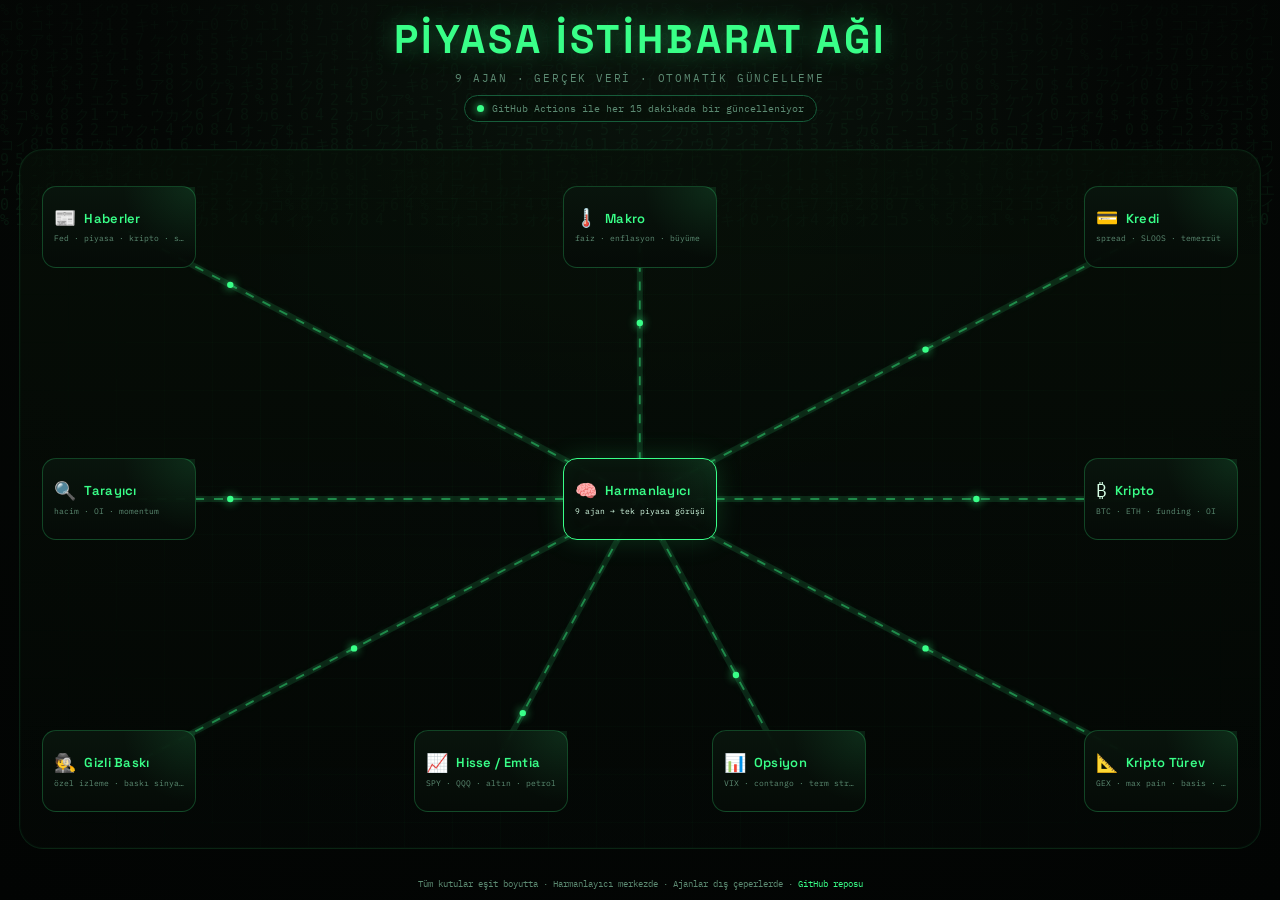
<file: docs/index.html>
<!DOCTYPE html>
<html lang="tr">
<head>
<meta charset="UTF-8">
<meta name="viewport" content="width=device-width,initial-scale=1">
<title>Piyasa İstihbarat Ağı</title>
<style>
@import url('https://fonts.googleapis.com/css2?family=IBM+Plex+Mono:wght@400;500;600&family=Space+Grotesk:wght@500;700&display=swap');
:root{--bg:#050806;--g:#39ff88;--gd:#175c3a;--t:#d7ffe6;--m:#5c8a72;--line:rgba(57,255,136,.44);--halo:rgba(57,255,136,.12)}
*{box-sizing:border-box;margin:0;padding:0}html,body{height:100%}body{background:radial-gradient(circle at top,#0b160e 0,#050806 45%,#030504 100%);color:var(--t);font-family:'IBM Plex Mono',monospace;overflow:hidden}#rain{position:fixed;inset:0;opacity:.065;pointer-events:none}.shell{min-height:100svh;display:grid;grid-template-rows:auto 1fr auto;padding:14px 16px 10px;position:relative;z-index:2}header{text-align:center}h1{font-family:'Space Grotesk',sans-serif;color:var(--g);font-size:clamp(24px,3.5vw,40px);letter-spacing:3px;text-shadow:0 0 24px rgba(57,255,136,.38)}header p{margin-top:6px;color:var(--m);font-size:10.5px;letter-spacing:1.8px}.status{display:inline-flex;align-items:center;gap:8px;margin-top:10px;padding:6px 12px;border:1px solid var(--gd);border-radius:999px;color:var(--m);font-size:10px;background:rgba(7,16,8,.65)}.status i{width:7px;height:7px;border-radius:50%;background:var(--g);box-shadow:0 0 9px var(--g);animation:blink 2s ease-in-out infinite}@keyframes blink{50%{opacity:.3}}
.stage{display:grid;place-items:center;min-height:0;padding:8px 0 5px}.board{position:relative;width:min(97vw,1380px);height:min(calc(100svh - 150px),700px);min-height:500px;border:1px solid rgba(57,255,136,.10);border-radius:24px;background:linear-gradient(180deg,rgba(7,16,8,.70),rgba(5,10,7,.48));overflow:hidden;box-shadow:inset 0 0 0 1px rgba(57,255,136,.025)}.board:before{content:"";position:absolute;inset:0;background:linear-gradient(rgba(57,255,136,.02) 1px,transparent 1px),linear-gradient(90deg,rgba(57,255,136,.02) 1px,transparent 1px);background-size:48px 48px;mask-image:radial-gradient(circle at center,#000 55%,transparent 96%);pointer-events:none}
.flow{position:absolute;inset:0;width:100%;height:100%;z-index:1;pointer-events:none}.flow-halo{stroke:var(--halo);stroke-width:6}.flow-line{stroke:var(--line);stroke-width:1.9;stroke-dasharray:9 10;animation:dash 9s linear infinite;filter:drop-shadow(0 0 3px rgba(57,255,136,.55))}.pulse{fill:var(--g);filter:drop-shadow(0 0 5px var(--g))}@keyframes dash{to{stroke-dashoffset:-76}}
.node{position:absolute;width:154px;height:82px;transform:translate(-50%,-50%);z-index:2;border:1px solid rgba(57,255,136,.23);border-radius:14px;background:linear-gradient(180deg,rgba(9,21,13,.97),rgba(5,11,7,.97));color:var(--t);text-decoration:none;padding:10px 11px;display:flex;flex-direction:column;justify-content:center;transition:.18s}.node:hover{border-color:var(--g);box-shadow:0 0 20px rgba(57,255,136,.18);transform:translate(-50%,-50%) translateY(-2px)}.node:before{content:"";position:absolute;inset:0;background:radial-gradient(circle at top right,rgba(57,255,136,.10),transparent 42%);pointer-events:none}.row{display:flex;align-items:center;gap:8px}.ico{font-size:18px;line-height:1}.node h3{font:600 13px 'Space Grotesk';color:var(--g);letter-spacing:.3px;white-space:nowrap}.node .sub{margin-top:7px;color:var(--m);font-size:8px;line-height:1.2;white-space:nowrap;overflow:hidden;text-overflow:ellipsis}.hub{border-color:var(--g);box-shadow:0 0 28px rgba(57,255,136,.16),inset 0 0 20px rgba(57,255,136,.04)}.hub .sub{color:var(--t)}
.news{left:8%;top:11%}.macro{left:50%;top:11%}.credit{left:92%;top:11%}.scan{left:8%;top:50%}.hub{left:50%;top:50%}.crypto{left:92%;top:50%}.hidden{left:8%;top:89%}.equity{left:38%;top:89%}.option{left:62%;top:89%}.deriv{left:92%;top:89%}
.bottom{text-align:center;color:var(--m);font-size:9px;line-height:1.45;padding-top:4px}.bottom a{color:var(--g);text-decoration:none}
@media(max-width:1100px){body{overflow:hidden}.shell{min-height:100svh;padding:12px 10px 8px}.stage{display:grid;place-items:center;padding:6px 0 4px}.board{width:calc(100vw - 16px);height:min(calc(100svh - 138px),720px);min-height:500px;padding:0;text-align:left;border-radius:20px}.flow{display:block}.node{position:absolute;width:116px;height:62px;margin:0;padding:7px 8px;border-radius:12px;transform:translate(-50%,-50%)}.node:hover{transform:translate(-50%,-50%)}.node h3{font-size:10.5px}.node .sub{font-size:6.8px;margin-top:5px}.ico{font-size:15px}.row{gap:6px}.news{left:17%;top:12%}.macro{left:50%;top:9%}.credit{left:83%;top:12%}.scan{left:15%;top:43%}.hub{left:50%;top:50%}.crypto{left:85%;top:43%}.hidden{left:17%;top:79%}.equity{left:38%;top:91%}.option{left:62%;top:91%}.deriv{left:83%;top:79%}.flow-halo{stroke-width:4}.flow-line{stroke-width:1.55}.bottom{font-size:8px;line-height:1.3;padding-top:2px}}
@media(max-width:640px){h1{font-size:clamp(22px,8vw,32px);letter-spacing:2px}header p{font-size:8.5px;letter-spacing:1.3px}.status{font-size:8.5px;padding:5px 10px;margin-top:8px}.board{height:min(calc(100svh - 126px),680px);min-height:480px}.node{width:102px;height:56px;padding:6px 7px}.node h3{font-size:9.5px}.node .sub{font-size:6px}.ico{font-size:14px}.news{left:16%;top:13%}.macro{left:50%;top:8%}.credit{left:84%;top:13%}.scan{left:14%;top:43%}.hub{left:50%;top:50%}.crypto{left:86%;top:43%}.hidden{left:16%;top:78%}.equity{left:38%;top:91%}.option{left:62%;top:91%}.deriv{left:84%;top:78%}.flow-halo{stroke-width:3.5}.flow-line{stroke-width:1.4;stroke-dasharray:7 9}.pulse{r:2.5}}
@media(prefers-reduced-motion:reduce){.status i,.flow-line{animation:none}.pulse{display:none}.node{transition:none}}
</style>
</head>
<body>
<canvas id="rain"></canvas>
<div class="shell">
<header><h1>PİYASA İSTİHBARAT AĞI</h1><p>9 AJAN · GERÇEK VERİ · OTOMATİK GÜNCELLEME</p><div class="status"><i></i> GitHub Actions ile her 15 dakikada bir güncelleniyor</div></header>
<main class="stage"><section class="board" id="board"><svg class="flow" id="flow"></svg>
<a class="node news" href="./agents/news.html"><div class="row"><span class="ico">📰</span><h3>Haberler</h3></div><div class="sub">Fed · piyasa · kripto · son 72 saat</div></a>
<a class="node macro" href="./agents/macro.html"><div class="row"><span class="ico">🌡️</span><h3>Makro</h3></div><div class="sub">faiz · enflasyon · büyüme</div></a>
<a class="node credit" href="./agents/credit.html"><div class="row"><span class="ico">💳</span><h3>Kredi</h3></div><div class="sub">spread · SLOOS · temerrüt</div></a>
<a class="node scan" href="./agents/screener.html"><div class="row"><span class="ico">🔍</span><h3>Tarayıcı</h3></div><div class="sub">hacim · OI · momentum</div></a>
<a class="node hub" id="hub" href="./agents/harmonizer.html"><div class="row"><span class="ico">🧠</span><h3>Harmanlayıcı</h3></div><div class="sub">9 ajan → tek piyasa görüşü</div></a>
<a class="node crypto" href="./agents/crypto.html"><div class="row"><span class="ico">₿</span><h3>Kripto</h3></div><div class="sub">BTC · ETH · funding · OI</div></a>
<a class="node hidden" href="./agents/hidden_pressure.html"><div class="row"><span class="ico">🕵️</span><h3>Gizli Baskı</h3></div><div class="sub">özel izleme · baskı sinyalleri</div></a>
<a class="node equity" href="./agents/equities.html"><div class="row"><span class="ico">📈</span><h3>Hisse / Emtia</h3></div><div class="sub">SPY · QQQ · altın · petrol</div></a>
<a class="node option" href="./agents/options.html"><div class="row"><span class="ico">📊</span><h3>Opsiyon</h3></div><div class="sub">VIX · contango · term structure</div></a>
<a class="node deriv" href="./agents/crypto_derivatives.html"><div class="row"><span class="ico">📐</span><h3>Kripto Türev</h3></div><div class="sub">GEX · max pain · basis · funding</div></a>
</section></main>
<div class="bottom">Tüm kutular eşit boyutta · Harmanlayıcı merkezde · Ajanlar dış çeperlerde · <a href="https://github.com/anilcix/finans-bot" target="_blank">GitHub reposu</a></div>
</div>
<script>
const board=document.getElementById('board'),flow=document.getElementById('flow'),hub=document.getElementById('hub'),nodes=[...document.querySelectorAll('.node:not(.hub)')];
function drawConnections(){const b=board.getBoundingClientRect(),h=hub.getBoundingClientRect(),cx=h.left-b.left+h.width/2,cy=h.top-b.top+h.height/2;flow.innerHTML='';flow.setAttribute('viewBox',`0 0 ${b.width} ${b.height}`);nodes.forEach((node,i)=>{const r=node.getBoundingClientRect(),x=r.left-b.left+r.width/2,y=r.top-b.top+r.height/2;const halo=document.createElementNS('http://www.w3.org/2000/svg','line');halo.setAttribute('x1',cx);halo.setAttribute('y1',cy);halo.setAttribute('x2',x);halo.setAttribute('y2',y);halo.setAttribute('class','flow-halo');flow.appendChild(halo);const line=document.createElementNS('http://www.w3.org/2000/svg','line');line.setAttribute('x1',cx);line.setAttribute('y1',cy);line.setAttribute('x2',x);line.setAttribute('y2',y);line.setAttribute('class','flow-line');line.style.animationDuration=(8+(i%4)*1.1)+'s';flow.appendChild(line);const dot=document.createElementNS('http://www.w3.org/2000/svg','circle');dot.setAttribute('r',innerWidth<=640?'2.5':'3.2');dot.setAttribute('class','pulse');const motion=document.createElementNS('http://www.w3.org/2000/svg','animateMotion');motion.setAttribute('dur',(3+(i%3)*.65)+'s');motion.setAttribute('repeatCount','indefinite');motion.setAttribute('path',`M${cx},${cy} L${x},${y} L${cx},${cy}`);dot.appendChild(motion);flow.appendChild(dot)})}
addEventListener('resize',drawConnections);addEventListener('load',drawConnections);setTimeout(drawConnections,120);
const cv=document.getElementById('rain'),ctx=cv.getContext('2d'),glyphs='アイウエオカキクケコ0123456789$%+-',fs=15;let drops=[];function rs(){cv.width=innerWidth;cv.height=innerHeight;drops=Array(Math.floor(cv.width/fs)).fill(1)}rs();addEventListener('resize',rs);setInterval(()=>{ctx.fillStyle='rgba(5,8,6,.08)';ctx.fillRect(0,0,cv.width,cv.height);ctx.fillStyle='#39ff88';ctx.font=fs+'px monospace';drops.forEach((y,i)=>{ctx.fillText(glyphs[Math.floor(Math.random()*glyphs.length)],i*fs,y*fs);if(y*fs>cv.height&&Math.random()>.976)drops[i]=0;drops[i]++})},85);
</script>
</body>
</html>
</file>
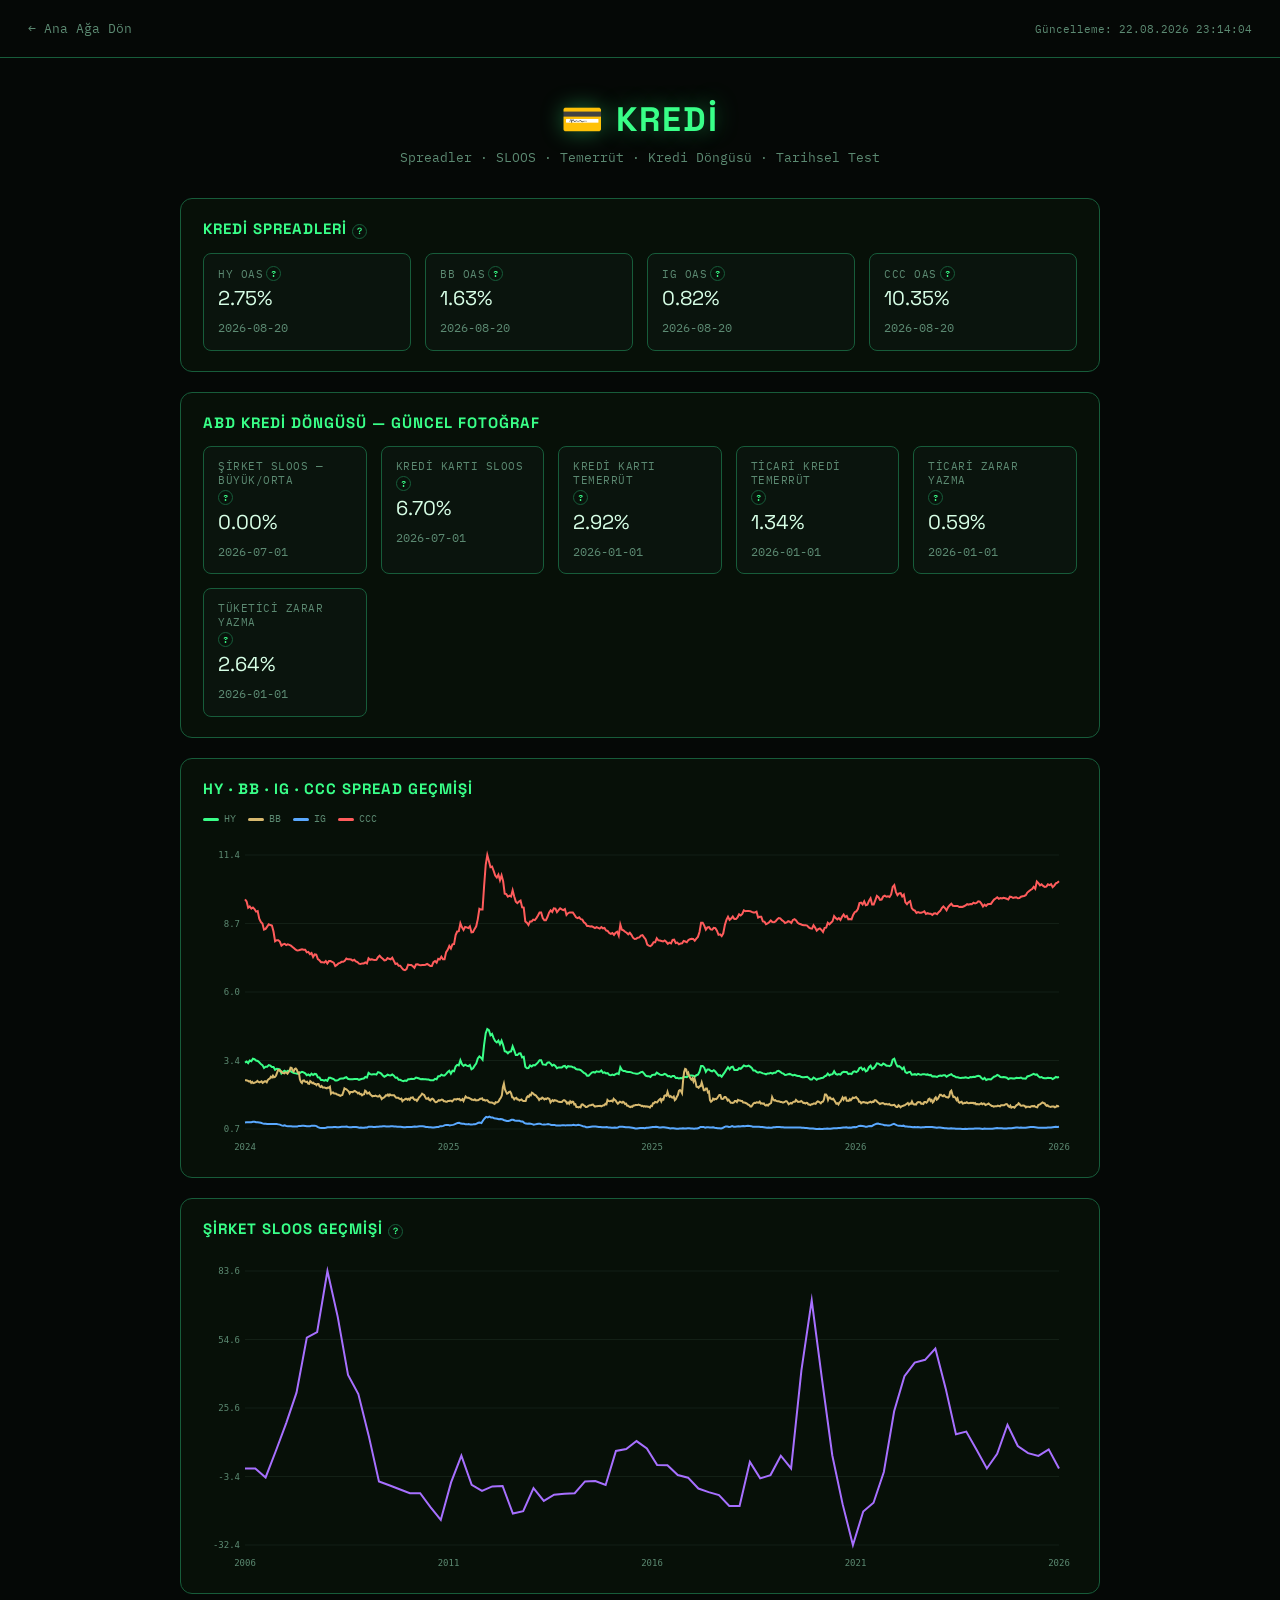
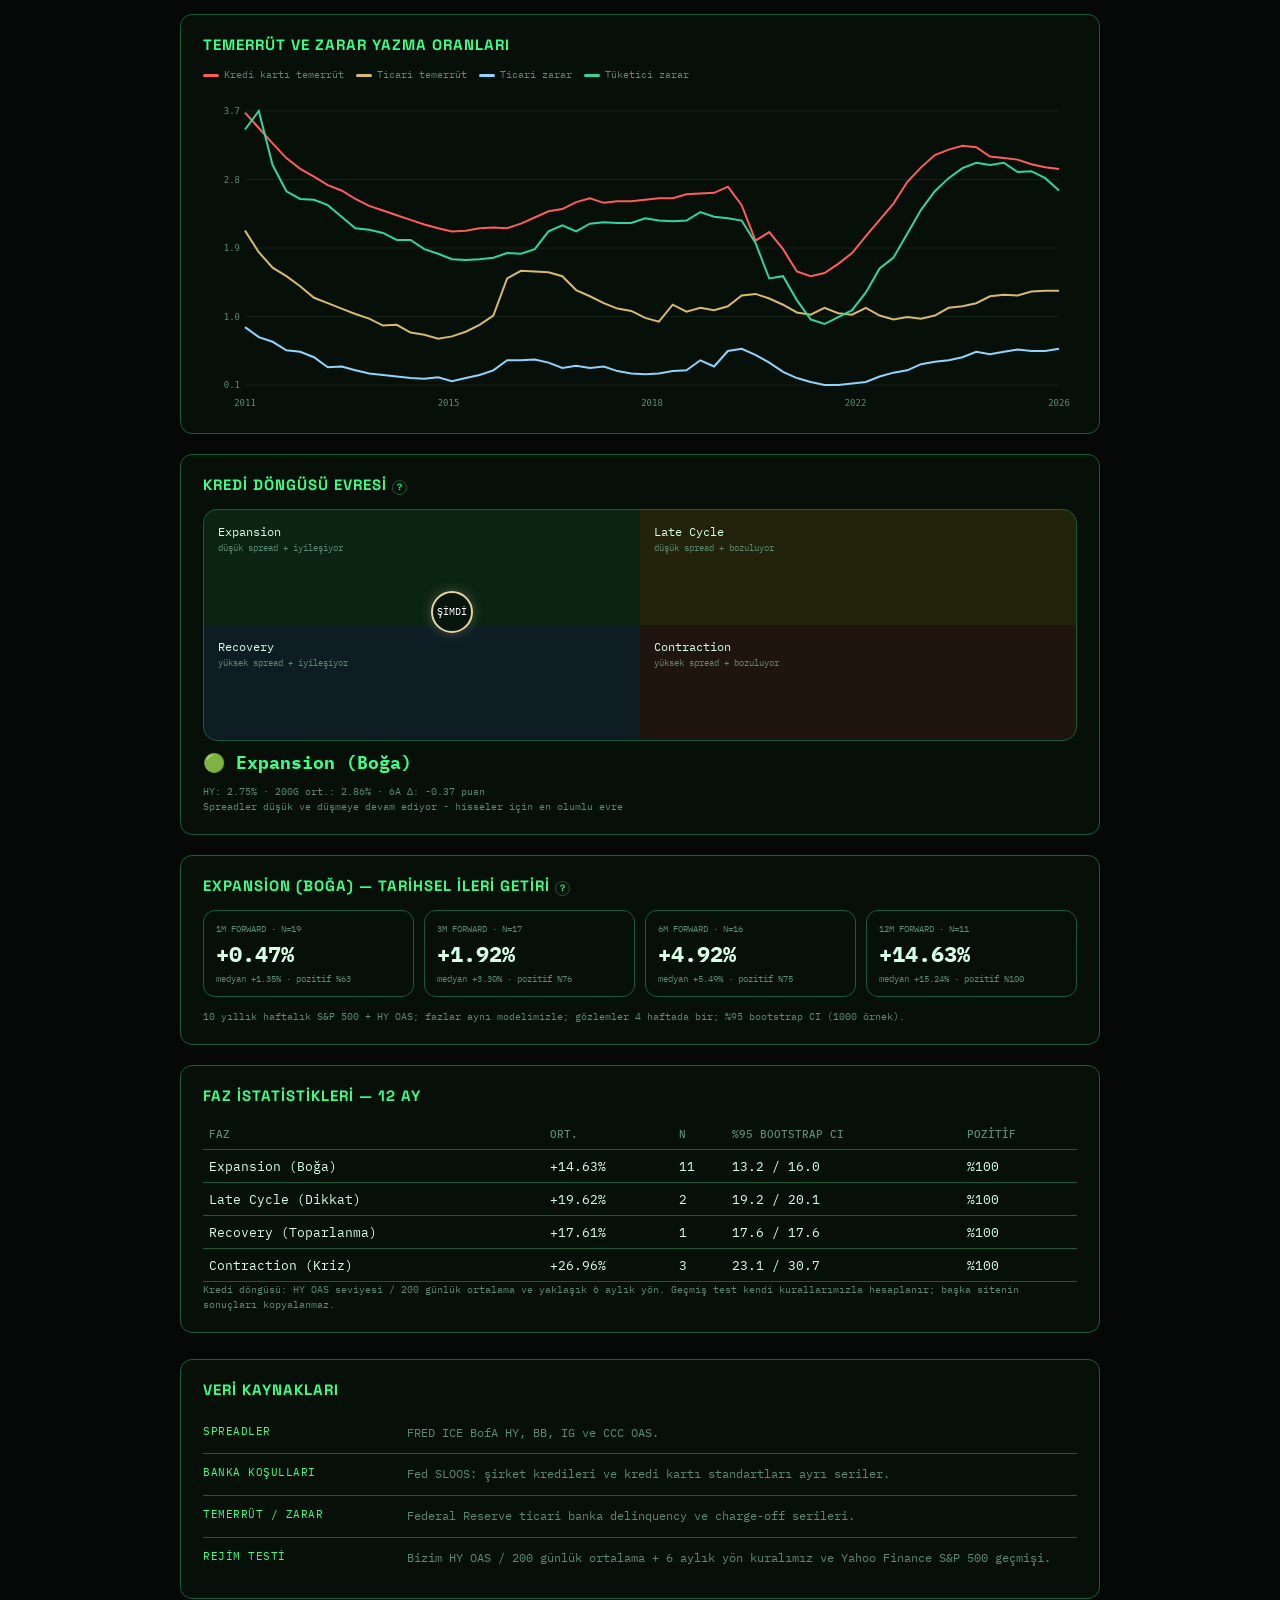
<file: docs/agents/credit.html>
<!DOCTYPE html><html lang="tr"><head><meta charset="UTF-8"><meta name="viewport" content="width=device-width,initial-scale=1"><title>Kredi — Piyasa İstihbarat Ağı</title><link rel="stylesheet" href="../style.css"><style>.chart-card canvas{width:100%;height:320px;display:block}.legend{display:flex;gap:12px;flex-wrap:wrap;font-size:10px;color:var(--muted);margin:6px 0 12px}.sw{display:inline-block;width:16px;height:3px;border-radius:3px;margin-right:5px;vertical-align:middle}.cycle-grid{display:grid;grid-template-columns:1fr 1fr;border:1px solid var(--green-dim);border-radius:14px;overflow:hidden;position:relative}.quad{min-height:115px;padding:14px;font-size:12px}.q-exp{background:rgba(36,145,77,.15)}.q-late{background:rgba(201,150,35,.14)}.q-rec{background:rgba(51,105,190,.15)}.q-con{background:rgba(184,50,50,.14)}.now{position:absolute;transform:translate(-50%,-50%);font-size:10px;color:#fff;border:2px solid #e7d3a0;border-radius:50%;width:42px;height:42px;display:grid;place-items:center;background:rgba(8,16,11,.72);box-shadow:0 0 12px rgba(231,211,160,.28);z-index:2}.phase-title{font-size:18px;font-weight:700;margin:10px 0;color:var(--green)}.metric-note{font-size:10px;color:var(--muted);line-height:1.5}.forward-grid{display:grid;grid-template-columns:repeat(4,1fr);gap:10px}.forward-box{border:1px solid var(--green-dim);border-radius:12px;padding:12px}.forward-box .v{font-size:22px;font-weight:700;margin:5px 0}.small{font-size:9px;color:var(--muted)}@media(max-width:700px){.forward-grid{grid-template-columns:1fr 1fr}.chart-card canvas{height:275px}}</style></head><body><div class="topbar"><a class="back" href="../index.html">← Ana Ağa Dön</a><span class="updated" id="updated">Yükleniyor…</span></div><div class="page-header"><h1>💳 KREDİ</h1><p>Spreadler · SLOOS · Temerrüt · Kredi Döngüsü · Tarihsel Test</p></div><div class="container" id="content"></div><script src="../help.js"></script><script>
const C={hy:'#39ff88',bb:'#d7b96f',ig:'#5aa9ff',ccc:'#ff5c5c',sp:'#f3f3f3',biz:'#a770ff',card:'#ff7f50',bo:'#8fd3ff',co:'#2fd6a2'};
function box(l,o,s='%',help=''){return o?`<div class="stat-box"><div class="label">${l} ${help?tip(help):''}</div><div class="value">${o.value.toFixed(2)}${s}</div><div class="note">${o.date}</div></div>`:''}
function setup(id){const cv=document.getElementById(id);if(!cv)return null;const r=cv.getBoundingClientRect(),d=devicePixelRatio||1;cv.width=Math.max(600,r.width*d);cv.height=Math.max(260,r.height*d);const x=cv.getContext('2d');x.setTransform(d,0,0,d,0,0);return {cv,x,w:cv.width/d,h:cv.height/d}}
function drawLines(id,series){const o=setup(id);if(!o)return;const all=series.flatMap(s=>s.a||[]);if(!all.length)return;const mn=Math.min(...all.map(p=>p.value)),mx=Math.max(...all.map(p=>p.value)),pad={l:42,r:18,t:18,b:28},pw=o.w-pad.l-pad.r,ph=o.h-pad.t-pad.b;o.x.clearRect(0,0,o.w,o.h);for(let i=0;i<5;i++){let y=pad.t+ph*i/4;o.x.strokeStyle='rgba(92,138,114,.14)';o.x.beginPath();o.x.moveTo(pad.l,y);o.x.lineTo(o.w-pad.r,y);o.x.stroke();o.x.fillStyle='#5c8a72';o.x.font='9px monospace';o.x.textAlign='right';o.x.fillText((mx-(mx-mn)*i/4).toFixed(1),pad.l-5,y+3)}series.forEach(s=>{if(!s.a?.length)return;o.x.strokeStyle=s.c;o.x.lineWidth=s.w||2;o.x.beginPath();s.a.forEach((p,i)=>{let xx=pad.l+pw*i/(s.a.length-1),yy=pad.t+ph*(1-(p.value-mn)/(mx-mn||1));i?o.x.lineTo(xx,yy):o.x.moveTo(xx,yy)});o.x.stroke()});const a=series.find(s=>s.a?.length)?.a||[];if(a.length){o.x.fillStyle='#5c8a72';o.x.textAlign='center';[0,.25,.5,.75,1].forEach(q=>{let i=Math.min(a.length-1,Math.round((a.length-1)*q));o.x.fillText((a[i].date||'').slice(0,4),pad.l+pw*q,o.h-7)})}}
function markerPos(cy){const ch=Number(cy?.direction_axis??cy?.hy_6m_change??0),ratio=Number(cy?.level_axis??1);const clamp=(v,a,b)=>Math.max(a,Math.min(b,v));const x=50+clamp(ch/0.60,-1,1)*35;const y=50+clamp((ratio-1)/0.25,-1,1)*35;return {x:clamp(x,10,90),y:clamp(y,10,90)}}
function src(){return `<div class="card source-card"><h2>Veri Kaynakları</h2><div class="source-list"><div class="source-item"><div class="source-label">Spreadler</div><div class="source-value">FRED ICE BofA HY, BB, IG ve CCC OAS.</div></div><div class="source-item"><div class="source-label">Banka koşulları</div><div class="source-value">Fed SLOOS: şirket kredileri ve kredi kartı standartları ayrı seriler.</div></div><div class="source-item"><div class="source-label">Temerrüt / zarar</div><div class="source-value">Federal Reserve ticari banka delinquency ve charge-off serileri.</div></div><div class="source-item"><div class="source-label">Rejim testi</div><div class="source-value">Bizim HY OAS / 200 günlük ortalama + 6 aylık yön kuralımız ve Yahoo Finance S&P 500 geçmişi.</div></div></div></div>`}
async function load(){try{const d=await(await fetch('../data/credit.json?t='+Date.now())).json();updated.textContent='Güncelleme: '+new Date(d.generated_at).toLocaleString('tr-TR');if(d.error)throw Error(d.error);const tr=d.spread_trends||{},cy=d.credit_cycle||{},fs=d.phase_forward_stats||{},cur=(fs.by_phase||{})[fs.current_phase]||{},mp=markerPos(cy);let h=`<div class="card"><h2>Kredi Spreadleri ${tip('OAS yükseldikçe kredi riski/stres artar. Trendler yakın dönem yönü gösterir.')}</h2><div class="stat-grid">${box('HY OAS',d.hy_oas,'%','High Yield kredi spreadi.')}${box('BB OAS',d.bb_oas,'%','HY içindeki BB kalite segmenti.')}${box('IG OAS',d.ig_oas,'%','Investment Grade kredi spreadi.')}${box('CCC OAS',d.ccc_oas,'%','En düşük kalite segmenti; stresin erken görülebildiği alan.')}</div></div>`;
h+=`<div class="card"><h2>ABD Kredi Döngüsü — Güncel Fotoğraf</h2><div class="stat-grid">${box('Şirket SLOOS — Büyük/Orta',d.sloos_business_large,'%','Büyük ve orta ölçekli C&I kredilerinde standartları sıkılaştıran bankaların net yüzdesi.')}${box('Kredi Kartı SLOOS',d.sloos_credit_card,'%','Kredi kartı standartlarını sıkılaştıran bankaların net yüzdesi.')}${box('Kredi Kartı Temerrüt',d.credit_card_delinquency,'%','Kredi kartı delinquency oranı.')}${box('Ticari Kredi Temerrüt',d.business_delinquency,'%','Business loans delinquency oranı.')}${box('Ticari Zarar Yazma',d.business_charge_off,'%','Business loan charge-off oranı.')}${box('Tüketici Zarar Yazma',d.consumer_charge_off,'%','Consumer loan charge-off oranı.')}</div></div>`;
h+=`<div class="card chart-card"><h2>HY · BB · IG · CCC Spread Geçmişi</h2><div class="legend"><span><i class="sw" style="background:${C.hy}"></i>HY</span><span><i class="sw" style="background:${C.bb}"></i>BB</span><span><i class="sw" style="background:${C.ig}"></i>IG</span><span><i class="sw" style="background:${C.ccc}"></i>CCC</span></div><canvas id="spreadChart"></canvas></div>`;
h+=`<div class="card chart-card"><h2>Şirket SLOOS Geçmişi ${tip('Görseldeki %0,0 değerine denk gelen şirket kredisi SLOOS serisi budur; kredi kartı SLOOS ile karıştırılmaz.')}</h2><canvas id="sloosChart"></canvas></div>`;
h+=`<div class="card chart-card"><h2>Temerrüt ve Zarar Yazma Oranları</h2><div class="legend"><span><i class="sw" style="background:#ff5c5c"></i>Kredi kartı temerrüt</span><span><i class="sw" style="background:#d7b96f"></i>Ticari temerrüt</span><span><i class="sw" style="background:${C.bo}"></i>Ticari zarar</span><span><i class="sw" style="background:${C.co}"></i>Tüketici zarar</span></div><canvas id="stressChart"></canvas></div>`;
if(cy.phase){h+=`<div class="card"><h2>Kredi Döngüsü Evresi ${tip('Bizim kuralımız: HY OAS seviyesi 200 günlük ortalamaya göre + yaklaşık 6 aylık yön. İşaretçi bu iki değişkenden canlı hesaplanır.')}</h2><div class="cycle-grid"><div class="quad q-exp">Expansion<br><span class="small">düşük spread + iyileşiyor</span></div><div class="quad q-late">Late Cycle<br><span class="small">düşük spread + bozuluyor</span></div><div class="quad q-rec">Recovery<br><span class="small">yüksek spread + iyileşiyor</span></div><div class="quad q-con">Contraction<br><span class="small">yüksek spread + bozuluyor</span></div><div class="now" style="left:${mp.x.toFixed(1)}%;top:${mp.y.toFixed(1)}%">ŞİMDİ</div></div><div class="phase-title">${cy.emoji||''} ${cy.phase}</div><div class="metric-note">HY: ${cy.hy_now?.toFixed(2)}% · 200G ort.: ${cy.hy_200dma?.toFixed(2)}% · 6A Δ: ${cy.hy_6m_change>=0?'+':''}${cy.hy_6m_change?.toFixed(2)} puan<br>${cy.desc||''}</div></div>`}
if(fs.current_phase&&Object.keys(cur).length){h+=`<div class="card"><h2>${fs.current_phase} — Tarihsel İleri Getiri ${tip('Başka sitenin rakamlarını kullanmıyoruz. Aynı kredi evresinin bizim tarihsel sınıflandırmamızdaki S&P 500 ileri getirileri.')}</h2><div class="forward-grid">${['1m','3m','6m','12m'].map(k=>{let x=cur[k];return x?`<div class="forward-box"><div class="small">${k.toUpperCase()} FORWARD · N=${x.n}</div><div class="v">${x.mean>=0?'+':''}${x.mean.toFixed(2)}%</div><div class="small">medyan ${x.median>=0?'+':''}${x.median.toFixed(2)}% · pozitif %${x.positive_pct.toFixed(0)}</div></div>`:''}).join('')}</div><div class="metric-note" style="margin-top:12px">${fs.method||''}</div></div>`}
if(fs.by_phase){h+=`<div class="card"><h2>Faz İstatistikleri — 12 Ay</h2><div class="table-wrap"><table class="warnings"><tr><th>Faz</th><th>Ort.</th><th>N</th><th>%95 Bootstrap CI</th><th>Pozitif</th></tr>${Object.entries(fs.by_phase).map(([p,v])=>{let x=v['12m'];return x?`<tr><td>${p}</td><td>${x.mean>=0?'+':''}${x.mean.toFixed(2)}%</td><td>${x.n}</td><td>${x.ci95[0].toFixed(1)} / ${x.ci95[1].toFixed(1)}</td><td>%${x.positive_pct.toFixed(0)}</td></tr>`:''}).join('')}</table></div><div class="metric-note">${d.method_note||''}</div></div>`}
content.innerHTML=h+src();requestAnimationFrame(()=>{drawLines('spreadChart',[{a:d.history?.hy,c:C.hy},{a:(d.spread_market_history||{}).bb,c:C.bb},{a:d.history?.ig,c:C.ig},{a:d.history?.ccc,c:C.ccc}]);drawLines('sloosChart',[{a:d.history?.sloos_business,c:C.biz}]);drawLines('stressChart',[{a:d.history?.credit_card_delinquency,c:'#ff5c5c'},{a:d.history?.business_delinquency,c:'#d7b96f'},{a:d.history?.business_charge_off,c:C.bo},{a:d.history?.consumer_charge_off,c:C.co}])});}catch(e){content.innerHTML=`<div class="error-box">⚠️ ${e.message}</div>`+src()}}load();
</script></body></html>
</file>
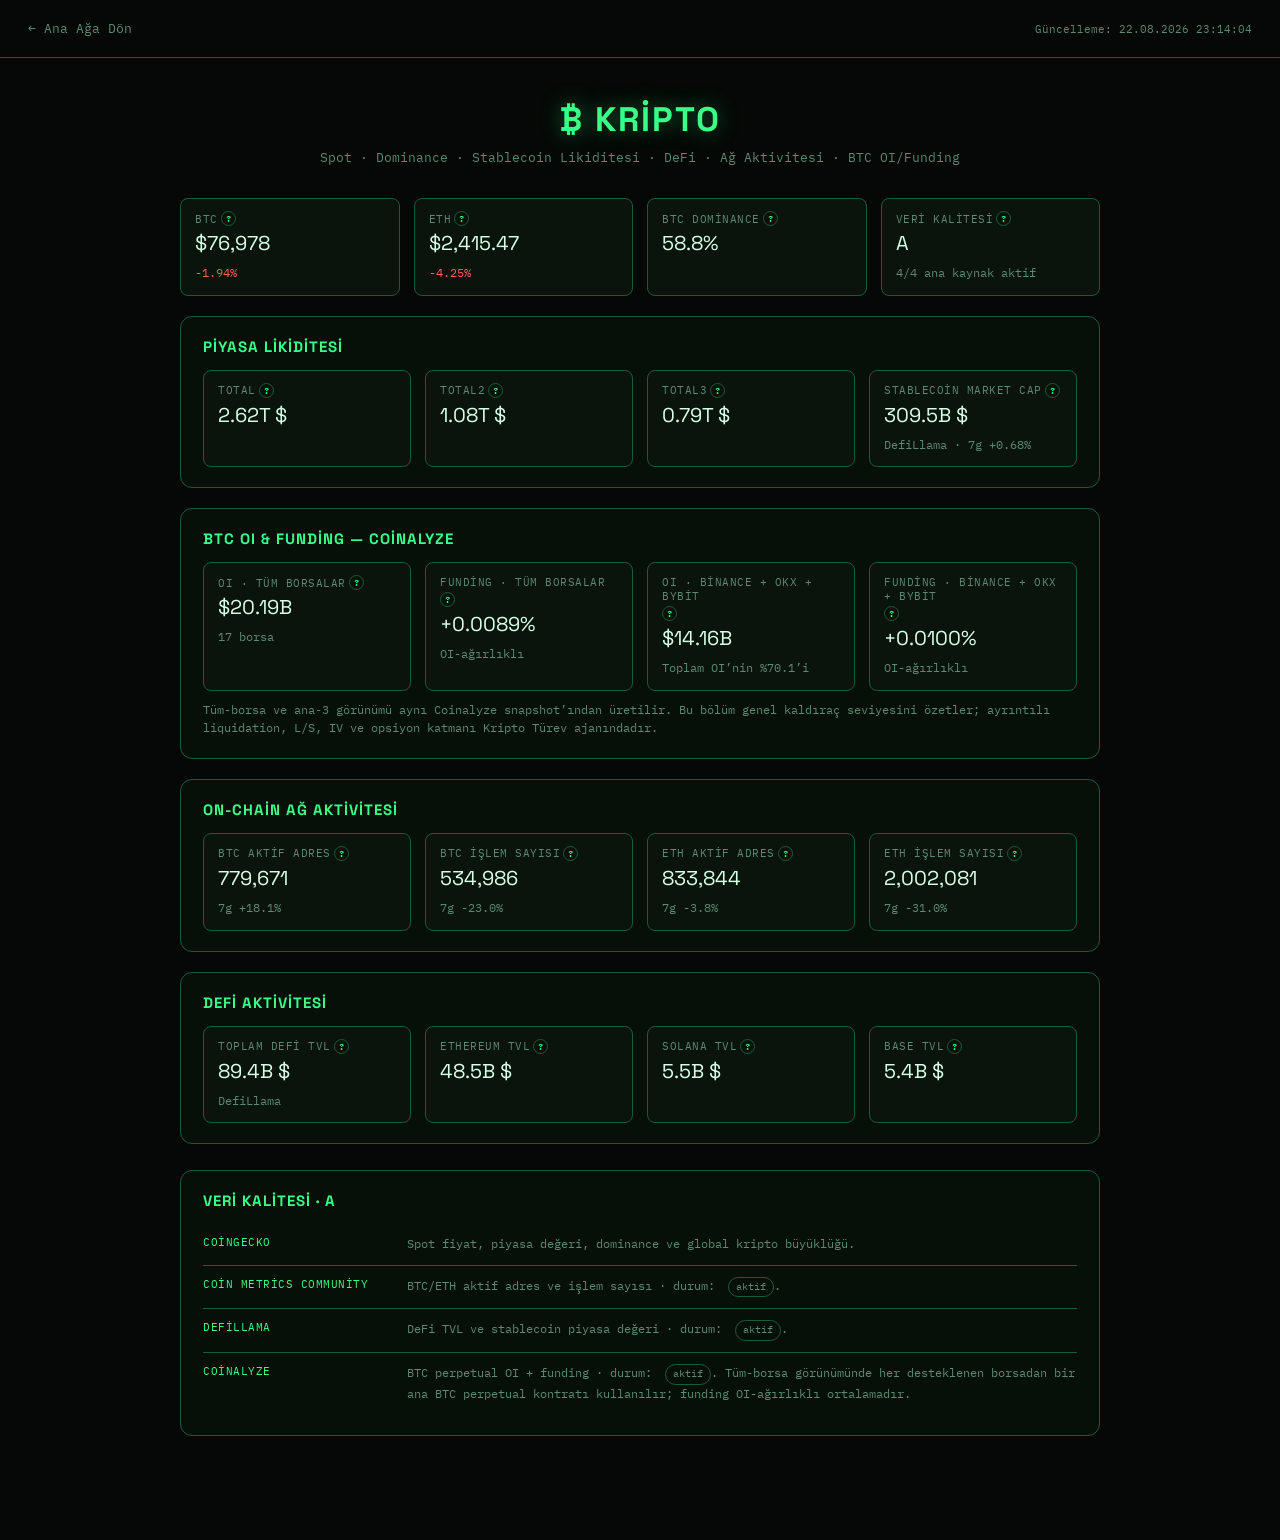
<file: docs/agents/crypto.html>
<!DOCTYPE html><html lang="tr"><head><meta charset="UTF-8"><meta name="viewport" content="width=device-width,initial-scale=1"><title>Kripto — Piyasa İstihbarat Ağı</title><link rel="stylesheet" href="../style.css"></head><body><div class="topbar"><a class="back" href="../index.html">← Ana Ağa Dön</a><span class="updated" id="updated">Yükleniyor…</span></div><div class="page-header"><h1>₿ KRİPTO</h1><p>Spot · Dominance · Stablecoin Likiditesi · DeFi · Ağ Aktivitesi · BTC OI/Funding</p></div><div class="container" id="content"></div><script src="../help.js"></script><script>
function pc(x){return x==null?'':`<span class="${x>=0?'positive':'negative'}">${x>=0?'+':''}${x.toFixed(2)}%</span>`}function usd(x){return '$'+Number(x).toLocaleString(undefined,{maximumFractionDigits:2})}function num(x){return x==null?'—':Number(x).toLocaleString(undefined,{maximumFractionDigits:0})}function money(x){if(x==null)return'—';x=Number(x);if(x>=1e9)return'$'+(x/1e9).toFixed(2)+'B';if(x>=1e6)return'$'+(x/1e6).toFixed(1)+'M';return'$'+x.toLocaleString(undefined,{maximumFractionDigits:0})}function fp(x){return x==null?'—':`${x>=0?'+':''}${Number(x).toFixed(4)}%`}function stat(l,v,n='',h=''){return `<div class="stat-box"><div class="label">${l} ${h?tip(h):''}</div><div class="value">${v}</div>${n?`<div class="note">${n}</div>`:''}</div>`}
function src(d){let q=d?.data_quality||{},cm=d?.network||{},dl=d?.defi||{},ca=d?.coinalyze||{};return `<div class="card source-card"><h2>Veri Kalitesi · ${q.grade||'—'}</h2><div class="source-list"><div class="source-item"><div class="source-label">CoinGecko</div><div class="source-value">Spot fiyat, piyasa değeri, dominance ve global kripto büyüklüğü.</div></div><div class="source-item"><div class="source-label">Coin Metrics Community</div><div class="source-value">BTC/ETH aktif adres ve işlem sayısı · durum: <span class="source-status">${cm.ok?'aktif':'erişilemedi'}</span>.</div></div><div class="source-item"><div class="source-label">DefiLlama</div><div class="source-value">DeFi TVL ve stablecoin piyasa değeri · durum: <span class="source-status">${dl.ok?'aktif':'erişilemedi'}</span>.</div></div><div class="source-item"><div class="source-label">Coinalyze</div><div class="source-value">BTC perpetual OI + funding · durum: <span class="source-status">${ca.ok?'aktif':'erişilemedi'}</span>. Tüm-borsa görünümünde her desteklenen borsadan bir ana BTC perpetual kontratı kullanılır; funding OI-ağırlıklı ortalamadır.</div></div></div></div>`}
async function load(){try{let d=await(await fetch('../data/crypto.json?t='+Date.now())).json();updated.textContent='Güncelleme: '+new Date(d.generated_at).toLocaleString('tr-TR');if(d.error)throw Error(d.error);let g=d.global||{},cm=d.network||{},btcNet=cm.btc||{},ethNet=cm.eth||{},dl=d.defi||{},chains=dl.chains||{},ca=d.coinalyze||{},all=ca.total_all_exchanges||{},core=ca.core_exchanges||{};let stable=d.stablecoin_market_cap_usd??d.stablecoin_supply_usd;let coreShare=(all.aggregate_oi_usd&&core.aggregate_oi_usd)?core.aggregate_oi_usd/all.aggregate_oi_usd*100:null;let h=`<div class="stat-grid" style="margin-bottom:20px">${stat('BTC',d.btc?usd(d.btc.price):'—',d.btc?pc(d.btc.change_24h):'', 'Bitcoin spot fiyatı ve son 24 saat değişimi.')}${stat('ETH',d.eth?usd(d.eth.price):'—',d.eth?pc(d.eth.change_24h):'', 'Ethereum spot fiyatı ve son 24 saat değişimi.')}${stat('BTC Dominance',g.btc_dominance!=null?g.btc_dominance.toFixed(1)+'%':'—','','Bitcoin piyasa değerinin toplam kripto piyasasındaki payı.')}${stat('Veri Kalitesi',d.data_quality?.grade||'—',`${d.data_quality?.ok_count||0}/${d.data_quality?.source_count||0} ana kaynak aktif`,'Bağımsız kaynakların kaçının aynı üretimde başarıyla veri döndürdüğünü gösterir.')}</div>`;
h+=`<div class="card"><h2>Piyasa Likiditesi</h2><div class="stat-grid">${stat('TOTAL',g.total_usd?(g.total_usd/1e12).toFixed(2)+'T $':'—','','Tüm kripto piyasa değeri.')}${stat('TOTAL2',g.total2_usd?(g.total2_usd/1e12).toFixed(2)+'T $':'—','','Bitcoin hariç toplam piyasa değeri.')}${stat('TOTAL3',g.total3_usd?(g.total3_usd/1e12).toFixed(2)+'T $':'—','','Bitcoin ve Ethereum hariç piyasa değeri.')}${stat('Stablecoin Market Cap',stable?(stable/1e9).toFixed(1)+'B $':'—',`${d.stablecoin_source||'—'}${d.stablecoin_7d_change_pct!=null?' · 7g '+(d.stablecoin_7d_change_pct>=0?'+':'')+d.stablecoin_7d_change_pct.toFixed(2)+'%':''}`,'Stablecoin dolaşımdaki piyasa değerini likidite göstergesi olarak izler. CoinGecko Top-50 değeri yalnızca fallbacktir.')}</div></div>`;
h+=`<div class="card"><h2>BTC OI & Funding — Coinalyze</h2><div class="stat-grid">${stat('OI · Tüm Borsalar',money(all.aggregate_oi_usd),`${all.exchange_count??'—'} borsa`,'Her desteklenen borsadan bir ana BTC perpetual kontratının USD OI toplamı.')}${stat('Funding · Tüm Borsalar',fp(all.oi_weighted_funding_pct),'OI-ağırlıklı','Tüm-borsa BTC perpetual funding oranlarının Open Interest ile ağırlıklandırılmış ortalaması.')}${stat('OI · Binance + OKX + Bybit',money(core.aggregate_oi_usd),coreShare!=null?`Toplam OI’nin %${coreShare.toFixed(1)}’i`:'','Yalnız Binance, OKX ve Bybit ana BTC perpetual kontratlarının USD OI toplamı.')}${stat('Funding · Binance + OKX + Bybit',fp(core.oi_weighted_funding_pct),'OI-ağırlıklı','Yalnız Binance, OKX ve Bybit funding oranlarının OI ile ağırlıklandırılmış ortalaması.')}</div><div class="note" style="margin-top:10px">Tüm-borsa ve ana-3 görünümü aynı Coinalyze snapshot’ından üretilir. Bu bölüm genel kaldıraç seviyesini özetler; ayrıntılı liquidation, L/S, IV ve opsiyon katmanı Kripto Türev ajanındadır.</div></div>`;
h+=`<div class="card"><h2>On-Chain Ağ Aktivitesi</h2><div class="stat-grid">${stat('BTC Aktif Adres',num(btcNet.active_addresses),btcNet.active_addresses_7d_change_pct!=null?'7g '+(btcNet.active_addresses_7d_change_pct>=0?'+':'')+btcNet.active_addresses_7d_change_pct.toFixed(1)+'%':'','Coin Metrics günlük aktif adres sayısı.')}${stat('BTC İşlem Sayısı',num(btcNet.transactions),btcNet.transactions_7d_change_pct!=null?'7g '+(btcNet.transactions_7d_change_pct>=0?'+':'')+btcNet.transactions_7d_change_pct.toFixed(1)+'%':'','Coin Metrics günlük on-chain işlem sayısı.')}${stat('ETH Aktif Adres',num(ethNet.active_addresses),ethNet.active_addresses_7d_change_pct!=null?'7g '+(ethNet.active_addresses_7d_change_pct>=0?'+':'')+ethNet.active_addresses_7d_change_pct.toFixed(1)+'%':'','Ethereum günlük aktif adres sayısı.')}${stat('ETH İşlem Sayısı',num(ethNet.transactions),ethNet.transactions_7d_change_pct!=null?'7g '+(ethNet.transactions_7d_change_pct>=0?'+':'')+ethNet.transactions_7d_change_pct.toFixed(1)+'%':'','Ethereum günlük on-chain işlem sayısı.')}</div></div>`;
h+=`<div class="card"><h2>DeFi Aktivitesi</h2><div class="stat-grid">${stat('Toplam DeFi TVL',dl.total_tvl_usd?(dl.total_tvl_usd/1e9).toFixed(1)+'B $':'—','DefiLlama','Total Value Locked; DeFi protokollerindeki kilitli değerin kaba büyüklüğü.')}${stat('Ethereum TVL',chains.Ethereum?(chains.Ethereum/1e9).toFixed(1)+'B $':'—','','Ethereum üzerindeki DeFi TVL.')}${stat('Solana TVL',chains.Solana?(chains.Solana/1e9).toFixed(1)+'B $':'—','','Solana üzerindeki DeFi TVL.')}${stat('Base TVL',chains.Base?(chains.Base/1e9).toFixed(1)+'B $':'—','','Base üzerindeki DeFi TVL.')}</div></div>`;content.innerHTML=h+src(d)}catch(e){content.innerHTML=`<div class="error-box">⚠️ ${e.message}</div>`+src(null)}}load()</script></body></html>
</file>
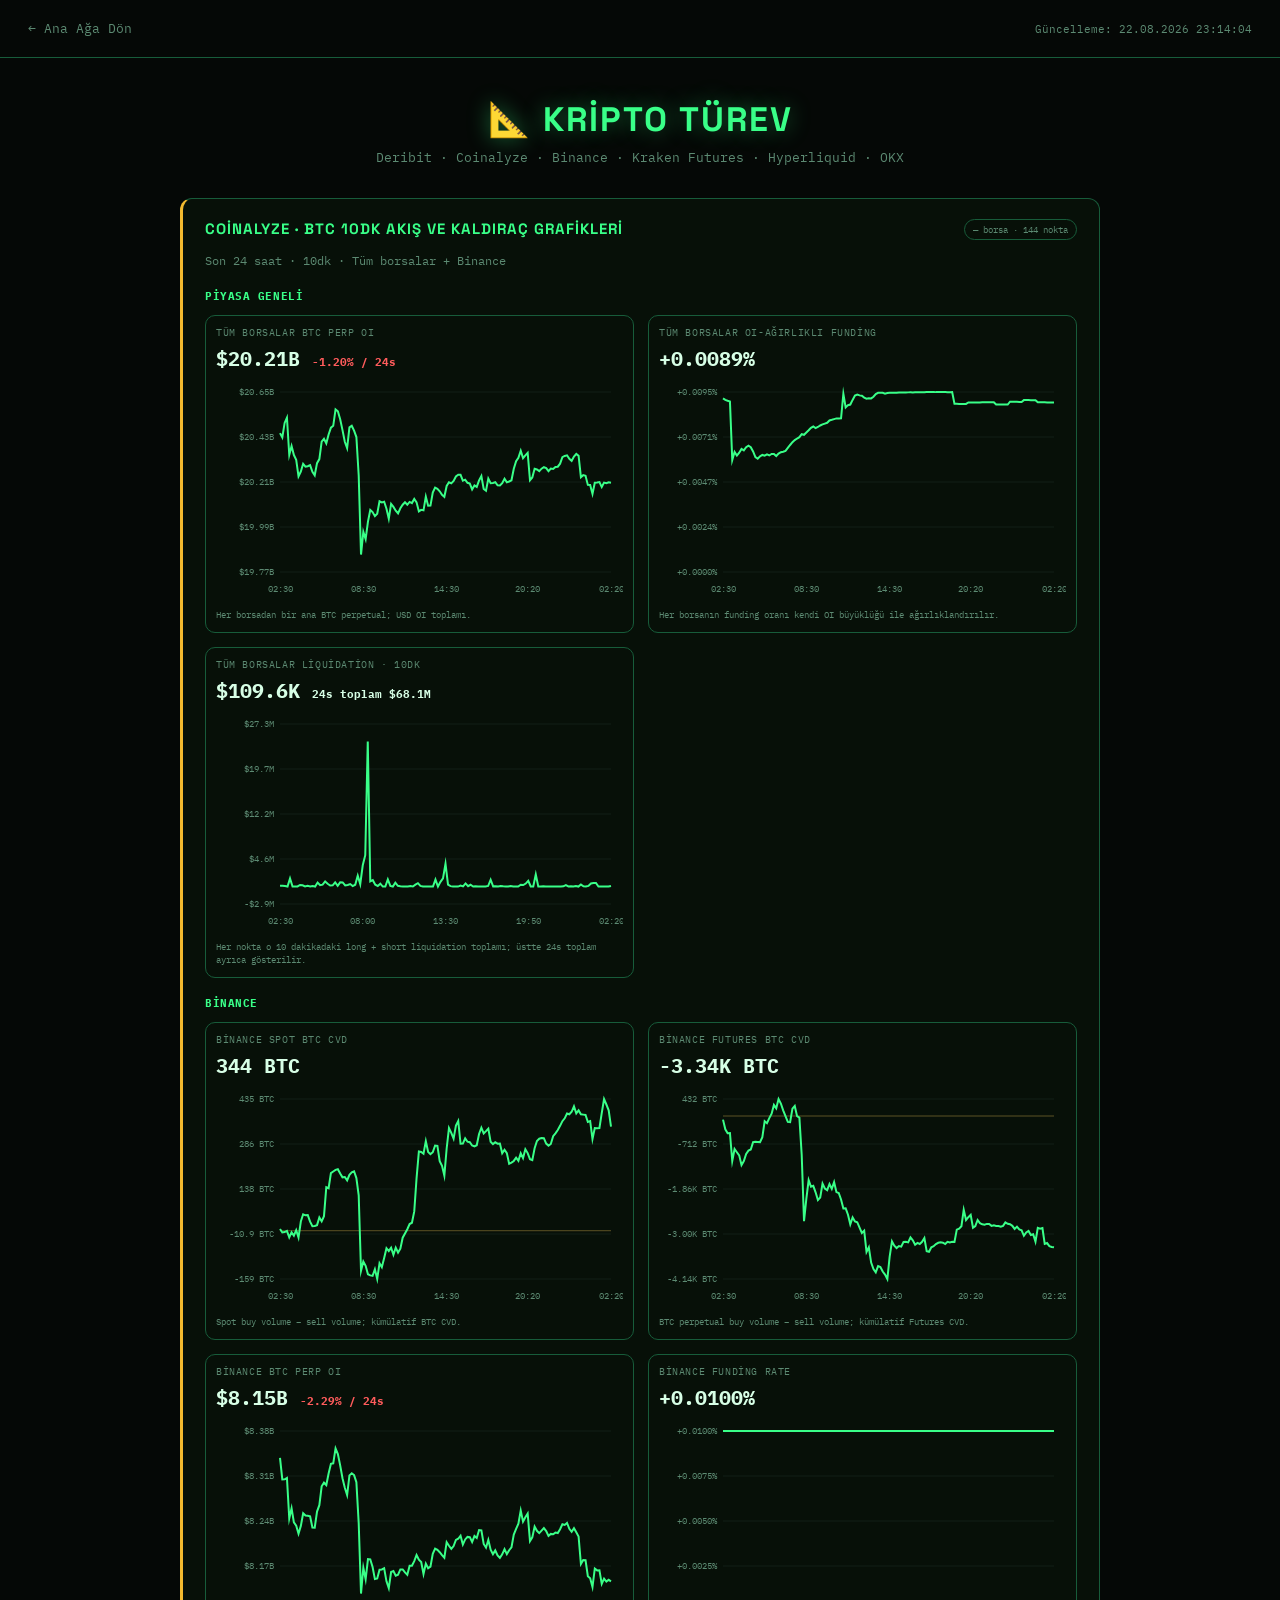
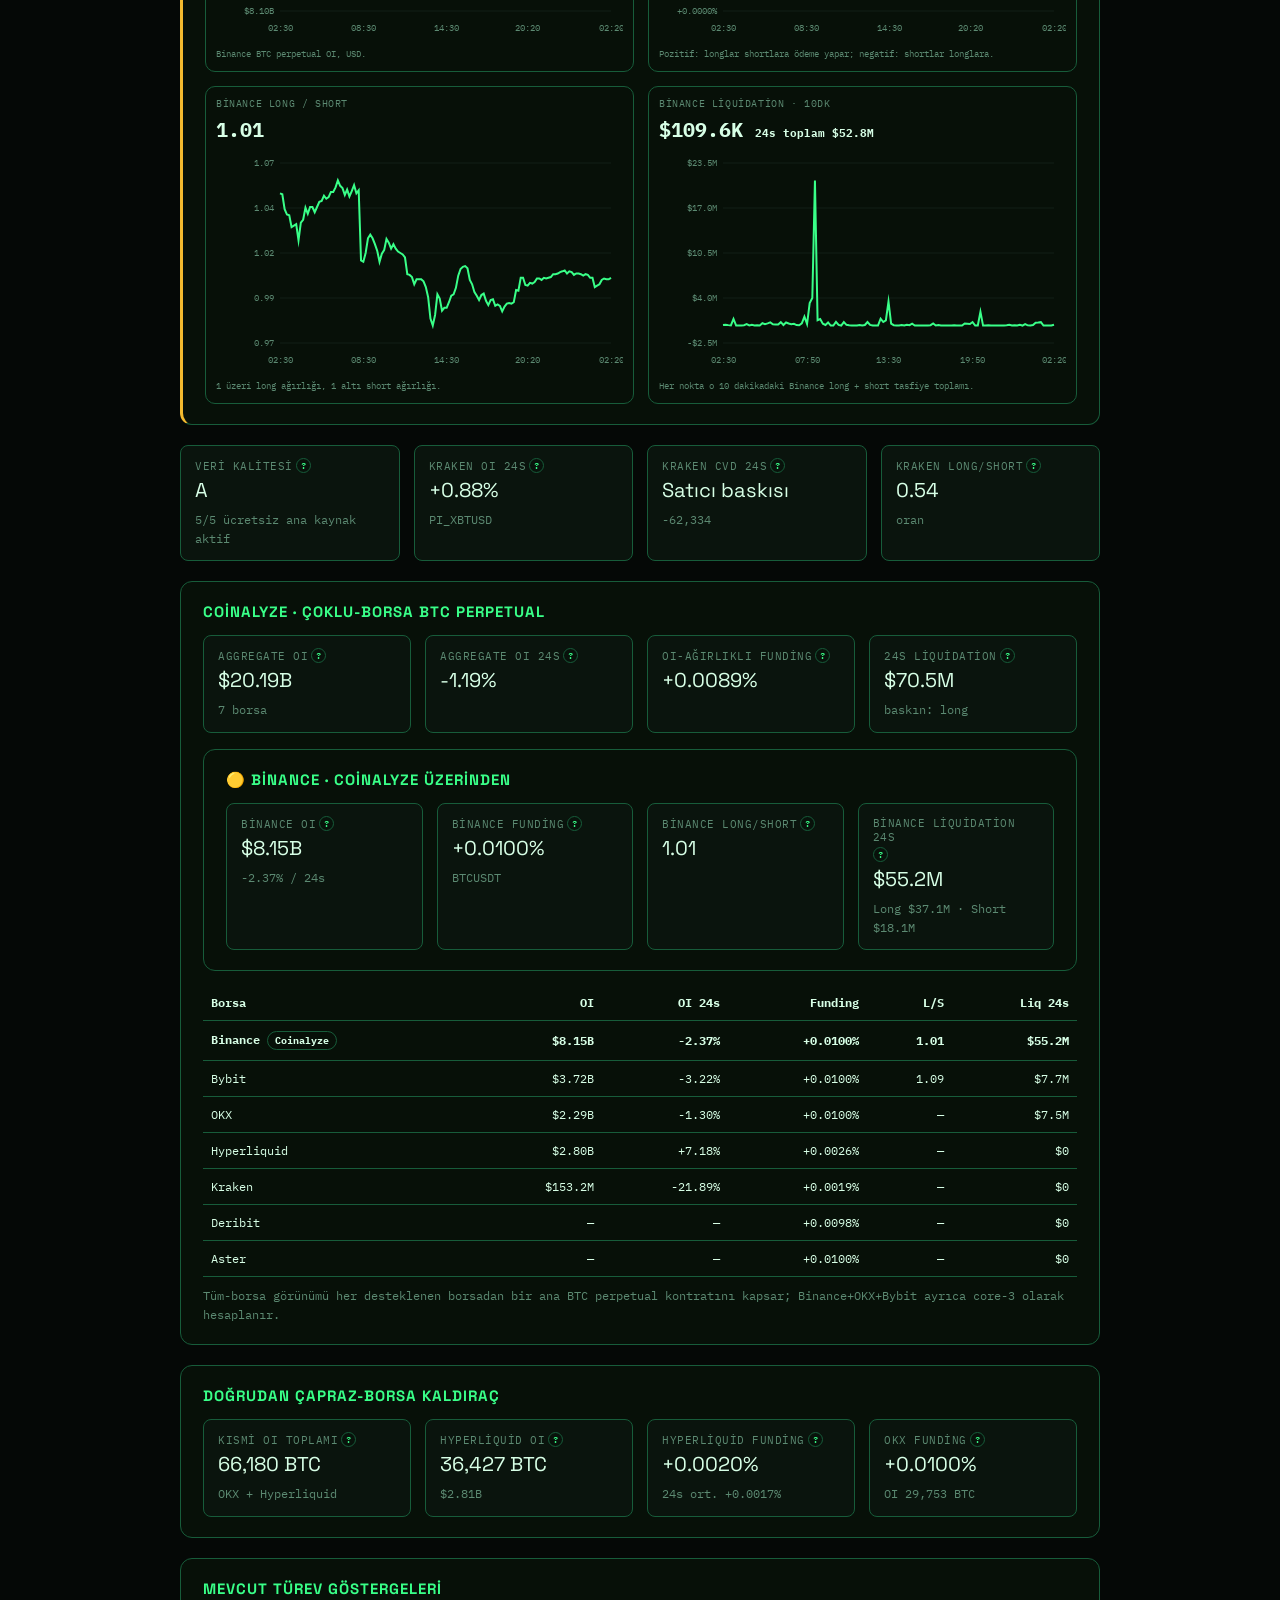
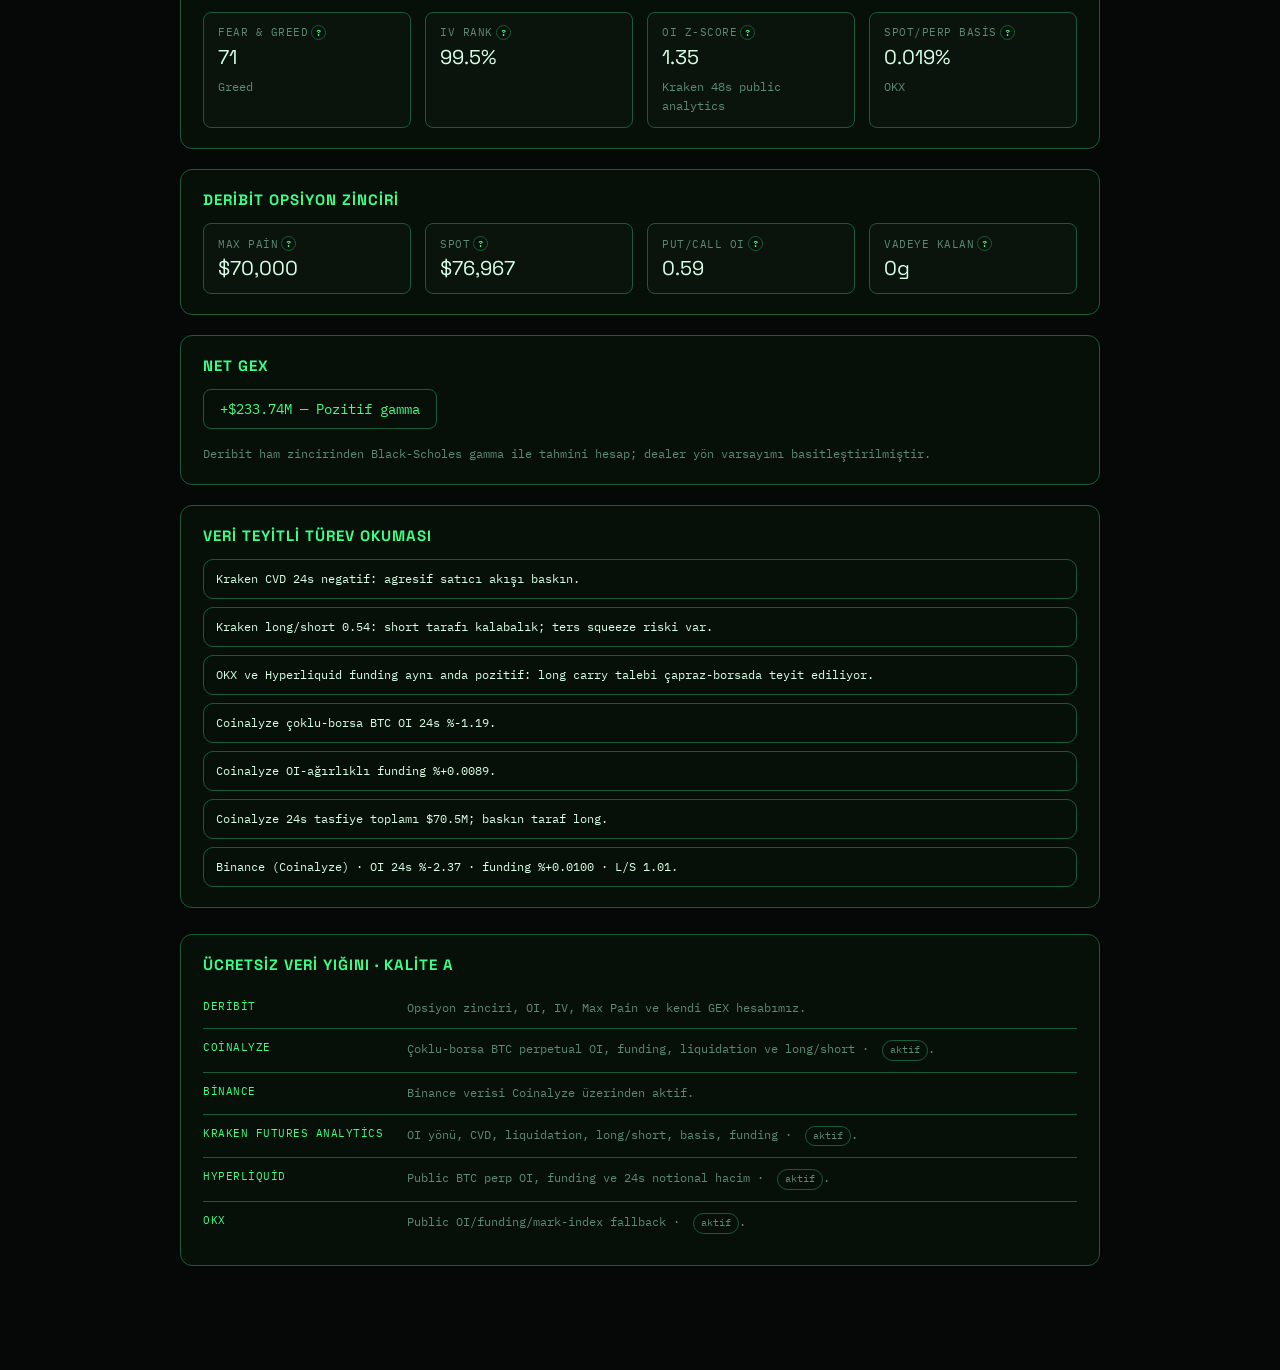
<file: docs/agents/crypto_derivatives.html>
<!DOCTYPE html><html lang="tr"><head><meta charset="UTF-8"><meta name="viewport" content="width=device-width,initial-scale=1"><title>Kripto Türev — Piyasa İstihbarat Ağı</title><link rel="stylesheet" href="../style.css"><style>.read-list{display:grid;gap:8px}.read-item{border:1px solid var(--green-dim);border-radius:10px;padding:10px 12px;font-size:12px;line-height:1.5}.quality{font-size:30px;font-weight:800}.venue-table{width:100%;border-collapse:collapse;font-size:12px}.venue-table th,.venue-table td{padding:10px 8px;border-bottom:1px solid var(--green-dim);text-align:right}.venue-table th:first-child,.venue-table td:first-child{text-align:left}.venue-table .binance-row{font-weight:800}.mini-badge{display:inline-block;padding:2px 7px;border-radius:10px;border:1px solid var(--green-dim);font-size:10px}</style></head><body><div class="topbar"><a class="back" href="../index.html">← Ana Ağa Dön</a><span class="updated" id="updated">Yükleniyor…</span></div><div class="page-header"><h1>📐 KRİPTO TÜREV</h1><p>Deribit · Coinalyze · Binance · Kraken Futures · Hyperliquid · OKX</p></div><div class="container" id="content"></div><script src="../help.js"></script><script>
const G='#39ff88',R='#ff5c5c';function f(x,n=2){return x==null?'—':Number(x).toFixed(n)}function money(x){if(x==null)return'—';let a=Math.abs(Number(x));return '$'+(a>=1e9?(a/1e9).toFixed(2)+'B':a>=1e6?(a/1e6).toFixed(1)+'M':a>=1e3?(a/1e3).toFixed(1)+'K':a.toFixed(0))}function pct(x,n=4){return x==null?'—':(Number(x)>=0?'+':'')+Number(x).toFixed(n)+'%'}function stat(l,v,n='',h=''){return `<div class="stat-box"><div class="label">${l} ${h?tip(h):''}</div><div class="value">${v}</div>${n?`<div class="note">${n}</div>`:''}</div>`}function src(d){let bs=d?.binance_status,q=d?.data_quality||{},kr=d?.kraken||{},hl=d?.hyperliquid||{},okx=d?.okx||{},ca=d?.coinalyze||{};let btxt=ca.binance_available?'Binance verisi Coinalyze üzerinden aktif.':(bs?(bs.ok?'Binance Futures doğrudan aktif':`${bs.status?'HTTP '+bs.status+' · ':''}${bs.message||'erişim başarısız'}`):'—');return `<div class="card source-card"><h2>Ücretsiz Veri Yığını · Kalite ${q.grade||'—'}</h2><div class="source-list"><div class="source-item"><div class="source-label">Deribit</div><div class="source-value">Opsiyon zinciri, OI, IV, Max Pain ve kendi GEX hesabımız.</div></div><div class="source-item"><div class="source-label">Coinalyze</div><div class="source-value">Çoklu-borsa BTC perpetual OI, funding, liquidation ve long/short · <span class="source-status">${ca.configured?(ca.ok?'aktif':'key var ama veri alınamadı'):'key yok'}</span>.</div></div><div class="source-item"><div class="source-label">Binance</div><div class="source-value">${btxt}</div></div><div class="source-item"><div class="source-label">Kraken Futures Analytics</div><div class="source-value">OI yönü, CVD, liquidation, long/short, basis, funding · <span class="source-status">${kr.ok?'aktif':'erişilemedi'}</span>.</div></div><div class="source-item"><div class="source-label">Hyperliquid</div><div class="source-value">Public BTC perp OI, funding ve 24s notional hacim · <span class="source-status">${hl.ok?'aktif':'erişilemedi'}</span>.</div></div><div class="source-item"><div class="source-label">OKX</div><div class="source-value">Public OI/funding/mark-index fallback · <span class="source-status">${okx.ok?'aktif':'erişilemedi'}</span>.</div></div></div></div>`}
function coinalyzeBlock(ca){if(!ca?.configured)return `<div class="card"><h2>Coinalyze Çoklu-Borsa</h2><div class="note">API key tanımlı değil.</div></div>`;if(!ca.ok)return `<div class="card"><h2>Coinalyze Çoklu-Borsa</h2><div class="error-box">${ca.error||ca.note||'Veri alınamadı'}</div></div>`;let b=ca.binance||{};let rows=(ca.markets||[]).map(x=>`<tr class="${x.exchange==='Binance'?'binance-row':''}"><td>${x.exchange}${x.exchange==='Binance'?' <span class="mini-badge">Coinalyze</span>':''}</td><td>${money(x.open_interest_usd)}</td><td>${pct(x.open_interest_change_24h_pct,2)}</td><td>${pct(x.funding_pct,4)}</td><td>${x.long_short_ratio==null?'—':Number(x.long_short_ratio).toFixed(2)}</td><td>${money(x.total_liquidations_24h_usd)}</td></tr>`).join('');return `<div class="card"><h2>Coinalyze · Çoklu-Borsa BTC Perpetual</h2><div class="stat-grid" style="margin-bottom:16px">${stat('Aggregate OI',money(ca.aggregate_oi_usd),`${ca.market_count||0} borsa`,'Coinalyze üzerinden seçilen büyük borsalardaki temsilci BTC perpetual kontratlarının USD OI toplamı.')}${stat('Aggregate OI 24s',pct(ca.oi_change_24h_pct,2),'','Aynı seçili borsa setinin 24 saatlik toplam OI değişimi.')}${stat('OI-Ağırlıklı Funding',pct(ca.oi_weighted_funding_pct,4),'','Borsaların funding oranlarının mevcut OI büyüklüğü ile ağırlıklandırılmış ortalaması.')}${stat('24s Liquidation',money(ca.liquidations_24h?.total_usd),ca.liquidations_24h?.dominant_side?`baskın: ${ca.liquidations_24h.dominant_side}`:'','Seçili borsalardaki long + short tasfiye toplamı.')}</div>${ca.binance_available?`<div class="card" style="margin:0 0 14px"><h2>🟡 Binance · Coinalyze Üzerinden</h2><div class="stat-grid">${stat('Binance OI',money(b.open_interest_usd),pct(b.open_interest_change_24h_pct,2)+' / 24s','GitHub runner Binance API’ye doğrudan erişemese de Coinalyze’ın topladığı Binance BTC perpetual OI verisi.')}${stat('Binance Funding',pct(b.funding_pct,4),b.symbol_on_exchange||b.symbol||'','Coinalyze üzerinden Binance funding oranı.')}${stat('Binance Long/Short',b.long_short_ratio==null?'—':Number(b.long_short_ratio).toFixed(2),'','Coinalyze üzerinden Binance long/short oranı.')}${stat('Binance Liquidation 24s',money(b.total_liquidations_24h_usd),`Long ${money(b.long_liquidations_24h_usd)} · Short ${money(b.short_liquidations_24h_usd)}`,'Coinalyze üzerinden Binance BTC perpetual long ve short tasfiyeleri.')}</div></div>`:`<div class="note">Bu üretimde Coinalyze Binance BTC perpetual market döndürmedi.</div>`}<div style="overflow:auto"><table class="venue-table"><thead><tr><th>Borsa</th><th>OI</th><th>OI 24s</th><th>Funding</th><th>L/S</th><th>Liq 24s</th></tr></thead><tbody>${rows}</tbody></table></div><div class="note" style="margin-top:10px">${ca.note||''}</div></div>`}
async function load(){try{let d=await(await fetch('../data/crypto_derivatives.json?t='+Date.now())).json();updated.textContent='Güncelleme: '+new Date(d.generated_at).toLocaleString('tr-TR');if(d.error)throw Error(d.error);let kr=d.kraken||{},hl=d.hyperliquid||{},okx=d.okx||{},x=d.cross_venue_oi||{},q=d.data_quality||{},ca=d.coinalyze||{};let oiValue=d.oi_zscore!=null?d.oi_zscore.toFixed(2):(d.open_interest_btc!=null?Math.round(d.open_interest_btc).toLocaleString()+' BTC':'—');let oiLabel=d.oi_zscore!=null?'OI Z-Score':'Open Interest';let oiNote=d.oi_zscore_source||d.open_interest_source||'';let flow=kr.cvd_change_24h==null?'—':(kr.cvd_change_24h>0?'Alıcı baskısı':'Satıcı baskısı');let h=`<div class="stat-grid" style="margin-bottom:20px">${stat('Veri Kalitesi',q.grade||'—',`${q.ok_count||0}/${q.source_count||0} ücretsiz ana kaynak aktif`,'Bağımsız türev kaynaklarının kaçının aynı üretimde başarıyla veri döndürdüğü.')}${stat('Kraken OI 24s',kr.open_interest_change_24h_pct==null?'—':pct(kr.open_interest_change_24h_pct,2),kr.symbol||'','Kraken BTC perpetual açık pozisyonunun 24 saatlik değişimi.')}${stat('Kraken CVD 24s',flow,kr.cvd_change_24h==null?'':(kr.cvd_change_24h>=0?'+':'')+Number(kr.cvd_change_24h).toLocaleString(),'Cumulative Volume Delta; agresif alış ve satış akışının yönünü gösterir.')}${stat('Kraken Long/Short',kr.long_short_ratio==null?'—':kr.long_short_ratio.toFixed(2),'oran','Long/short oranı.')}</div>`;
h+=coinalyzeBlock(ca);
h+=`<div class="card"><h2>Doğrudan Çapraz-Borsa Kaldıraç</h2><div class="stat-grid">${stat('Kısmi OI Toplamı',x.total_btc!=null?Math.round(x.total_btc).toLocaleString()+' BTC':'—',x.venues?x.venues.map(v=>v.venue).join(' + '):'','Doğrudan API ile aynı birime güvenle normalize edebildiğimiz borsaların OI toplamı.')}${stat('Hyperliquid OI',hl.open_interest_btc!=null?Math.round(hl.open_interest_btc).toLocaleString()+' BTC':'—',hl.open_interest_usd?money(hl.open_interest_usd):'','Hyperliquid BTC perpetual açık pozisyonu.')}${stat('Hyperliquid Funding',pct(hl.funding_pct,4),hl.funding_24h_avg_pct==null?'':'24s ort. '+pct(hl.funding_24h_avg_pct,4),'Hyperliquid public API funding oranı.')}${stat('OKX Funding',pct(okx.funding_pct,4),okx.open_interest_btc==null?'':'OI '+Math.round(okx.open_interest_btc).toLocaleString()+' BTC','OKX public BTC-USDT swap funding ve OI.')}</div></div>`;
h+=`<div class="card"><h2>Mevcut Türev Göstergeleri</h2><div class="stat-grid">${stat('Fear & Greed',d.fear_greed?d.fear_greed.value:'—',d.fear_greed?.label||'','0-100 arası piyasa duyarlılığı.')}${stat('IV Rank',d.iv_rank_pct!=null?d.iv_rank_pct.toFixed(1)+'%':'—','','Deribit volatilitesinin tarihsel yüzdeliği.')}${stat(oiLabel,oiValue,oiNote,'OI seviyesinin kısa dönem geçmişine göre standart sapması.')}${stat('Spot/Perp Basis',d.spot_perp_basis_pct!=null?d.spot_perp_basis_pct.toFixed(3)+'%':'—',d.basis_source||'','Perpetual mark ile spot/index arasındaki prim/iskonto.')}</div></div>`;
if(d.max_pain)h+=`<div class="card"><h2>Deribit Opsiyon Zinciri</h2><div class="stat-grid">${stat('Max Pain','$'+d.max_pain.strike.toLocaleString(),'','Teorik max-pain fiyat bölgesi; tek başına fiyat hedefi değildir.')}${stat('Spot','$'+Math.round(d.max_pain.spot).toLocaleString(),'','Deribit index spot.')}${stat('Put/Call OI',d.max_pain.put_call_ratio.toFixed(2),'','Put OI / Call OI oranı.')}${stat('Vadeye Kalan',d.max_pain.days_left+'g','','İncelenen en yakın vade.')}</div></div>`;
if(d.gex_musd!=null)h+=`<div class="card"><h2>Net GEX</h2><div class="badge" style="color:${d.gex_musd>=0?G:R}">${d.gex_musd>=0?'+':''}$${d.gex_musd.toFixed(2)}M — ${d.gex_musd>=0?'Pozitif gamma':'Negatif gamma'}</div><div class="note">Deribit ham zincirinden Black-Scholes gamma ile tahmini hesap; dealer yön varsayımı basitleştirilmiştir.</div></div>`;
if(d.derivatives_reading?.length)h+=`<div class="card"><h2>Veri Teyitli Türev Okuması</h2><div class="read-list">${d.derivatives_reading.map(x=>`<div class="read-item">${x}</div>`).join('')}</div></div>`;content.innerHTML=h+src(d)}catch(e){content.innerHTML=`<div class="error-box">⚠️ ${e.message}</div>`+src(null)}}load()</script></body></html>
</file>
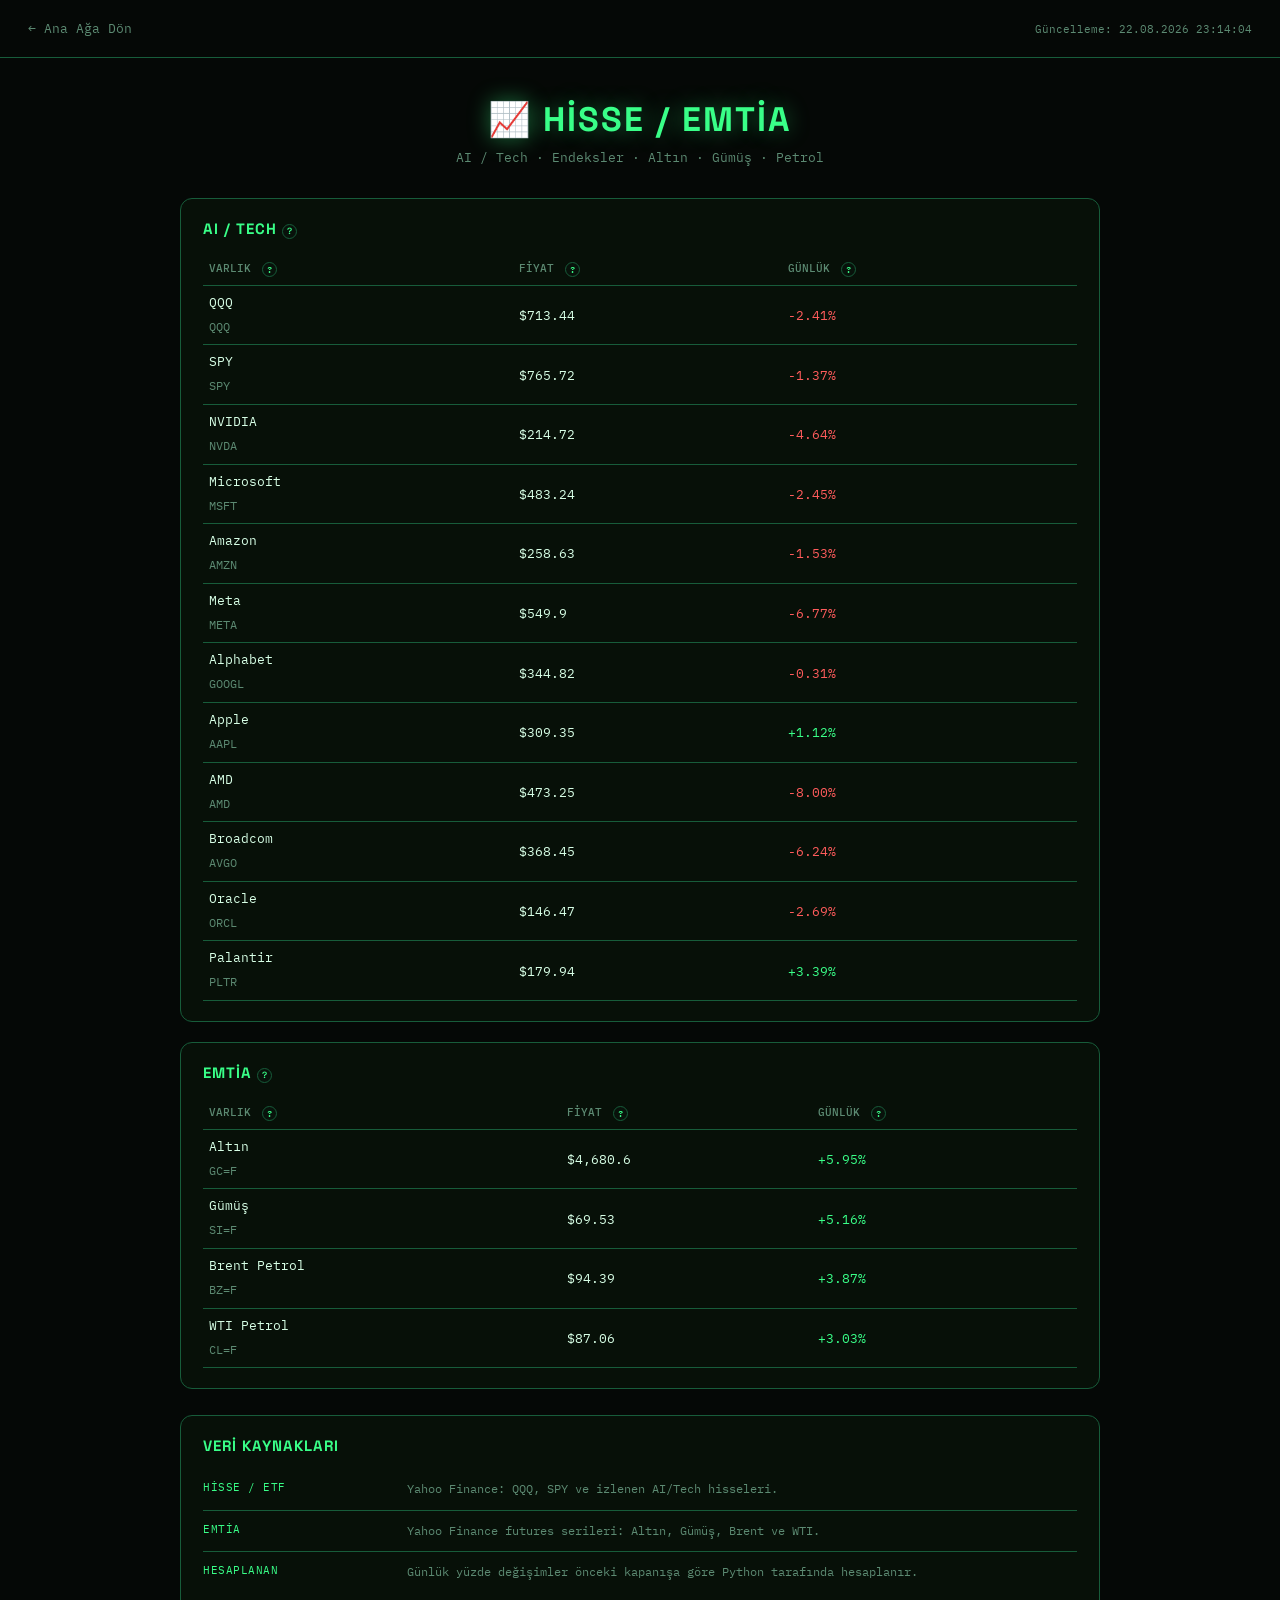
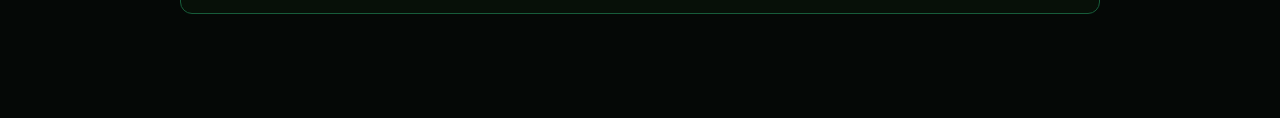
<file: docs/agents/equities.html>
<!DOCTYPE html><html lang="tr"><head><meta charset="UTF-8"><meta name="viewport" content="width=device-width,initial-scale=1"><title>Hisse / Emtia — Piyasa İstihbarat Ağı</title><link rel="stylesheet" href="../style.css"></head><body><div class="topbar"><a class="back" href="../index.html">← Ana Ağa Dön</a><span class="updated" id="updated">Yükleniyor…</span></div><div class="page-header"><h1>📈 HİSSE / EMTİA</h1><p>AI / Tech · Endeksler · Altın · Gümüş · Petrol</p></div><div class="container" id="content"></div><script src="../help.js"></script><script>function table(rows){return `<div class="table-wrap"><table class="data-table"><tr><th>Varlık ${tip('Takip edilen hisse, ETF veya emtia kontratının adı ve sembolü.')}</th><th>Fiyat ${tip('Kaynağın sağladığı son piyasa fiyatı.')}</th><th>Günlük ${tip('Son fiyatın önceki kapanışa göre yüzde değişimi. Pozitif yeşil, negatif kırmızı gösterilir.')}</th></tr>${rows.map(x=>`<tr><td>${x.label}<div class="note">${x.symbol}</div></td><td>${x.price==null?'—':'$'+x.price.toLocaleString(undefined,{maximumFractionDigits:2})}</td><td class="${x.change_pct>=0?'positive':'negative'}">${x.change_pct==null?'—':(x.change_pct>=0?'+':'')+x.change_pct.toFixed(2)+'%'}</td></tr>`).join('')}</table></div>`}function src(){return `<div class="card source-card"><h2>Veri Kaynakları</h2><div class="source-list"><div class="source-item"><div class="source-label">Hisse / ETF</div><div class="source-value">Yahoo Finance: QQQ, SPY ve izlenen AI/Tech hisseleri.</div></div><div class="source-item"><div class="source-label">Emtia</div><div class="source-value">Yahoo Finance futures serileri: Altın, Gümüş, Brent ve WTI.</div></div><div class="source-item"><div class="source-label">Hesaplanan</div><div class="source-value">Günlük yüzde değişimler önceki kapanışa göre Python tarafında hesaplanır.</div></div></div></div>`}async function load(){try{let d=await(await fetch('../data/equities.json?t='+Date.now())).json();updated.textContent='Güncelleme: '+new Date(d.generated_at).toLocaleString('tr-TR');content.innerHTML=`<div class="card"><h2>AI / Tech ${tip('Teknoloji ve yapay zekâ temasındaki büyük hisseler ile ana ABD endeks ETFlerini birlikte izler.')}</h2>${table(d.tech||[])}</div><div class="card"><h2>Emtia ${tip('Altın, gümüş ve petrol gibi makro risk iştahı ve enflasyon beklentileriyle ilişkili temel emtiaları izler.')}</h2>${table(d.commodities||[])}</div>`+src()}catch(e){content.innerHTML=`<div class="error-box">⚠️ ${e.message}</div>`+src()}}load()</script></body></html>
</file>
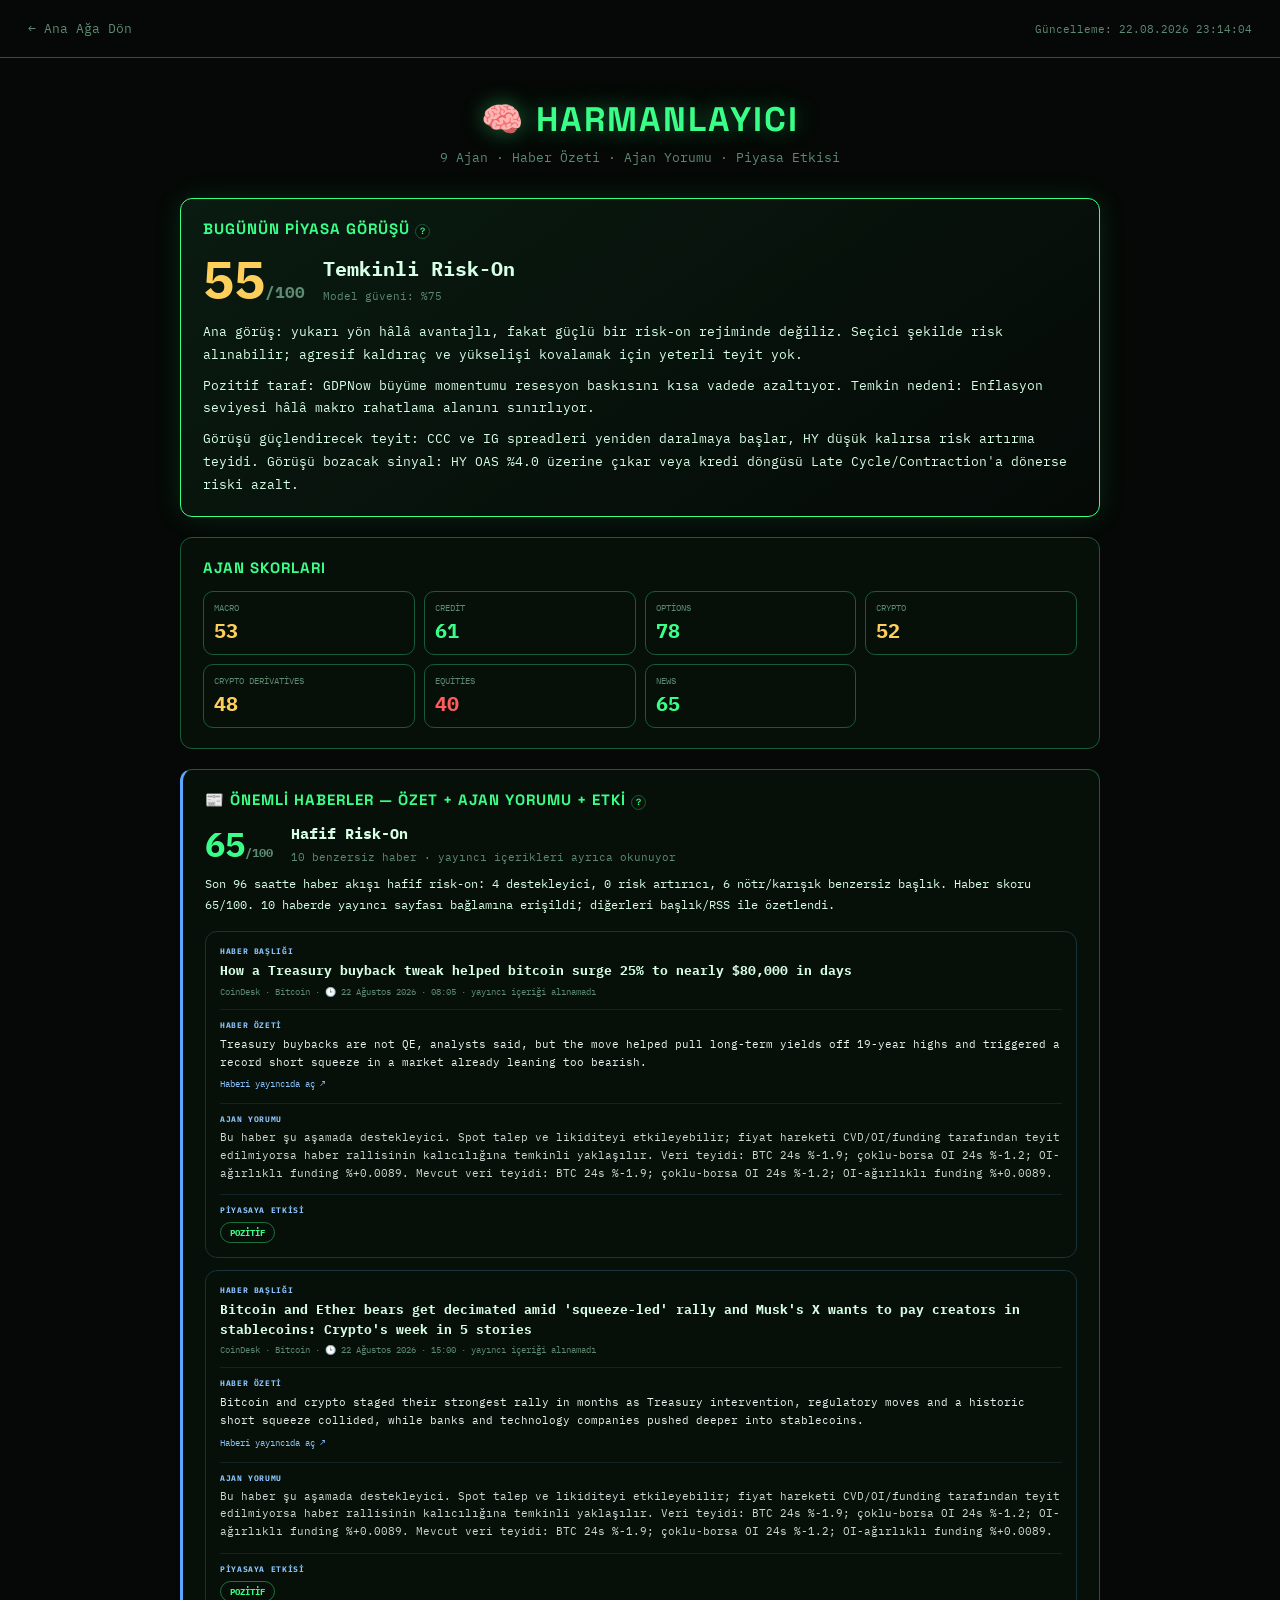
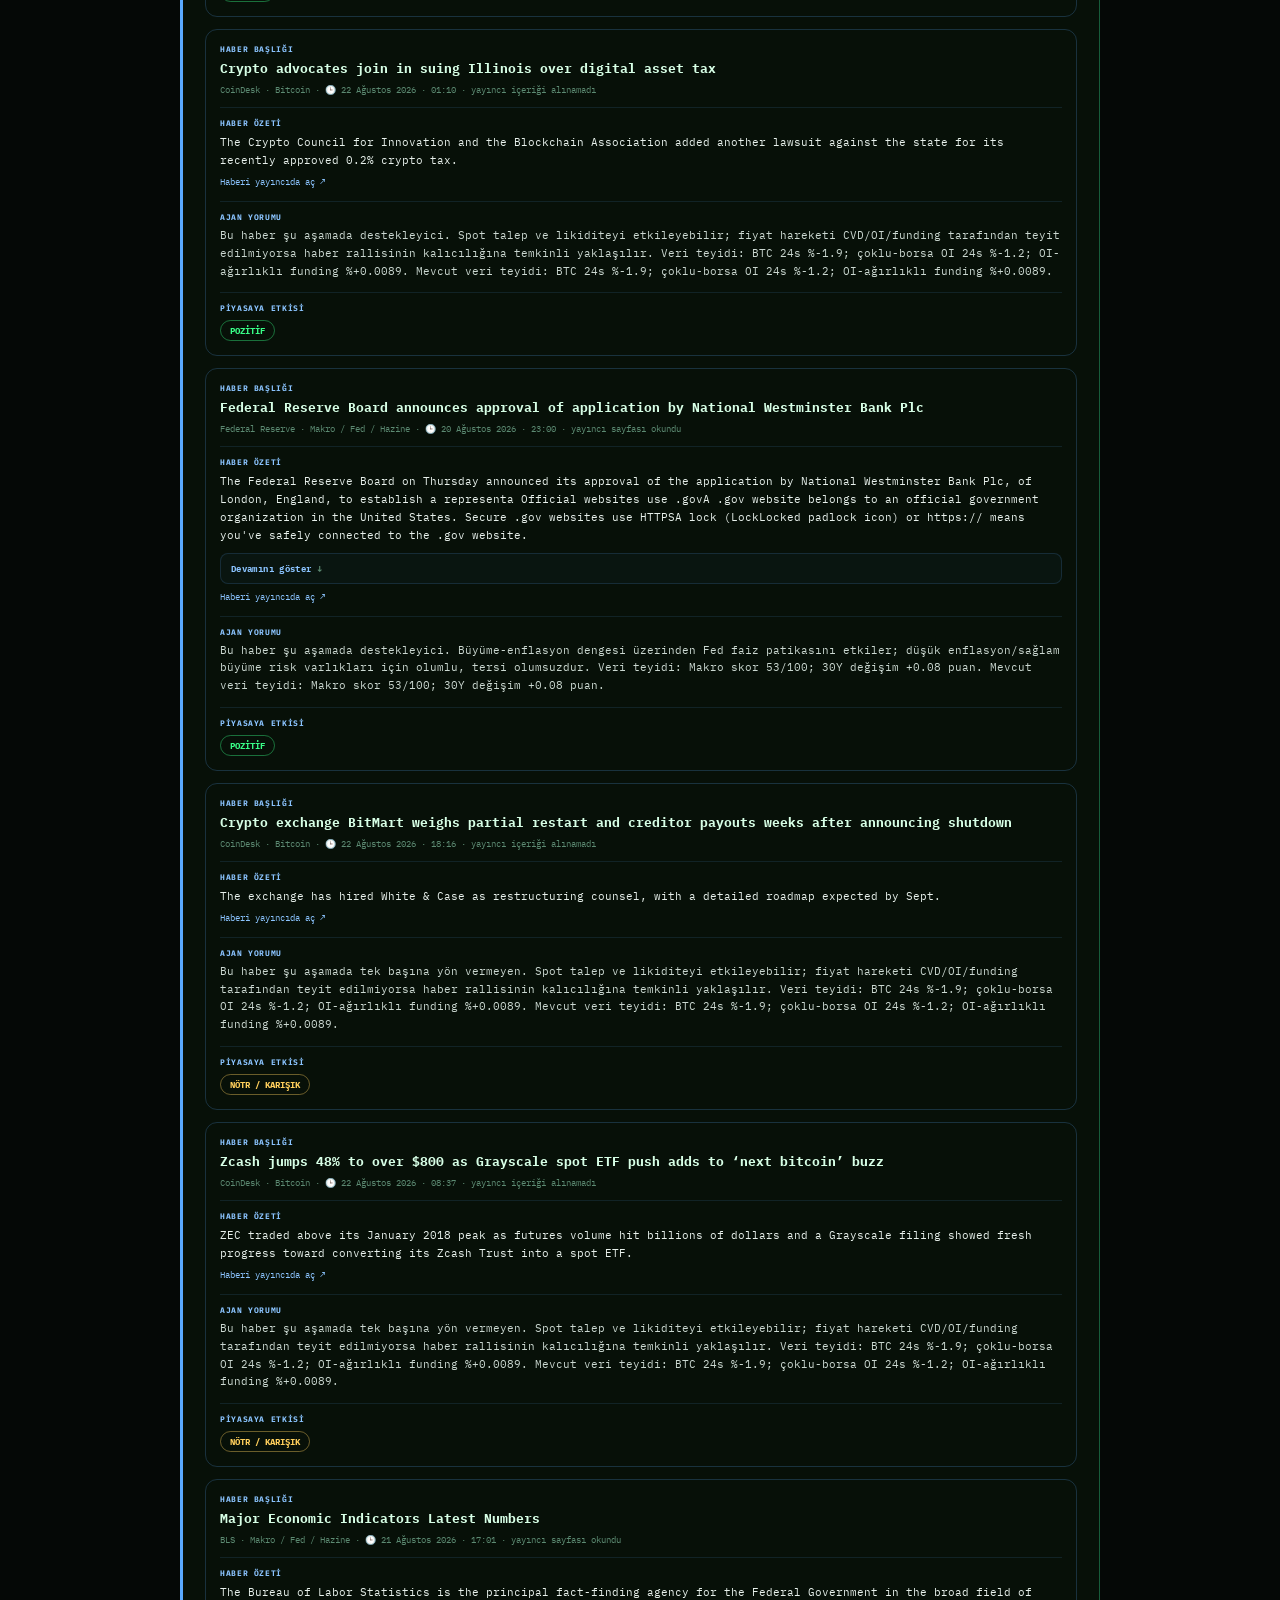
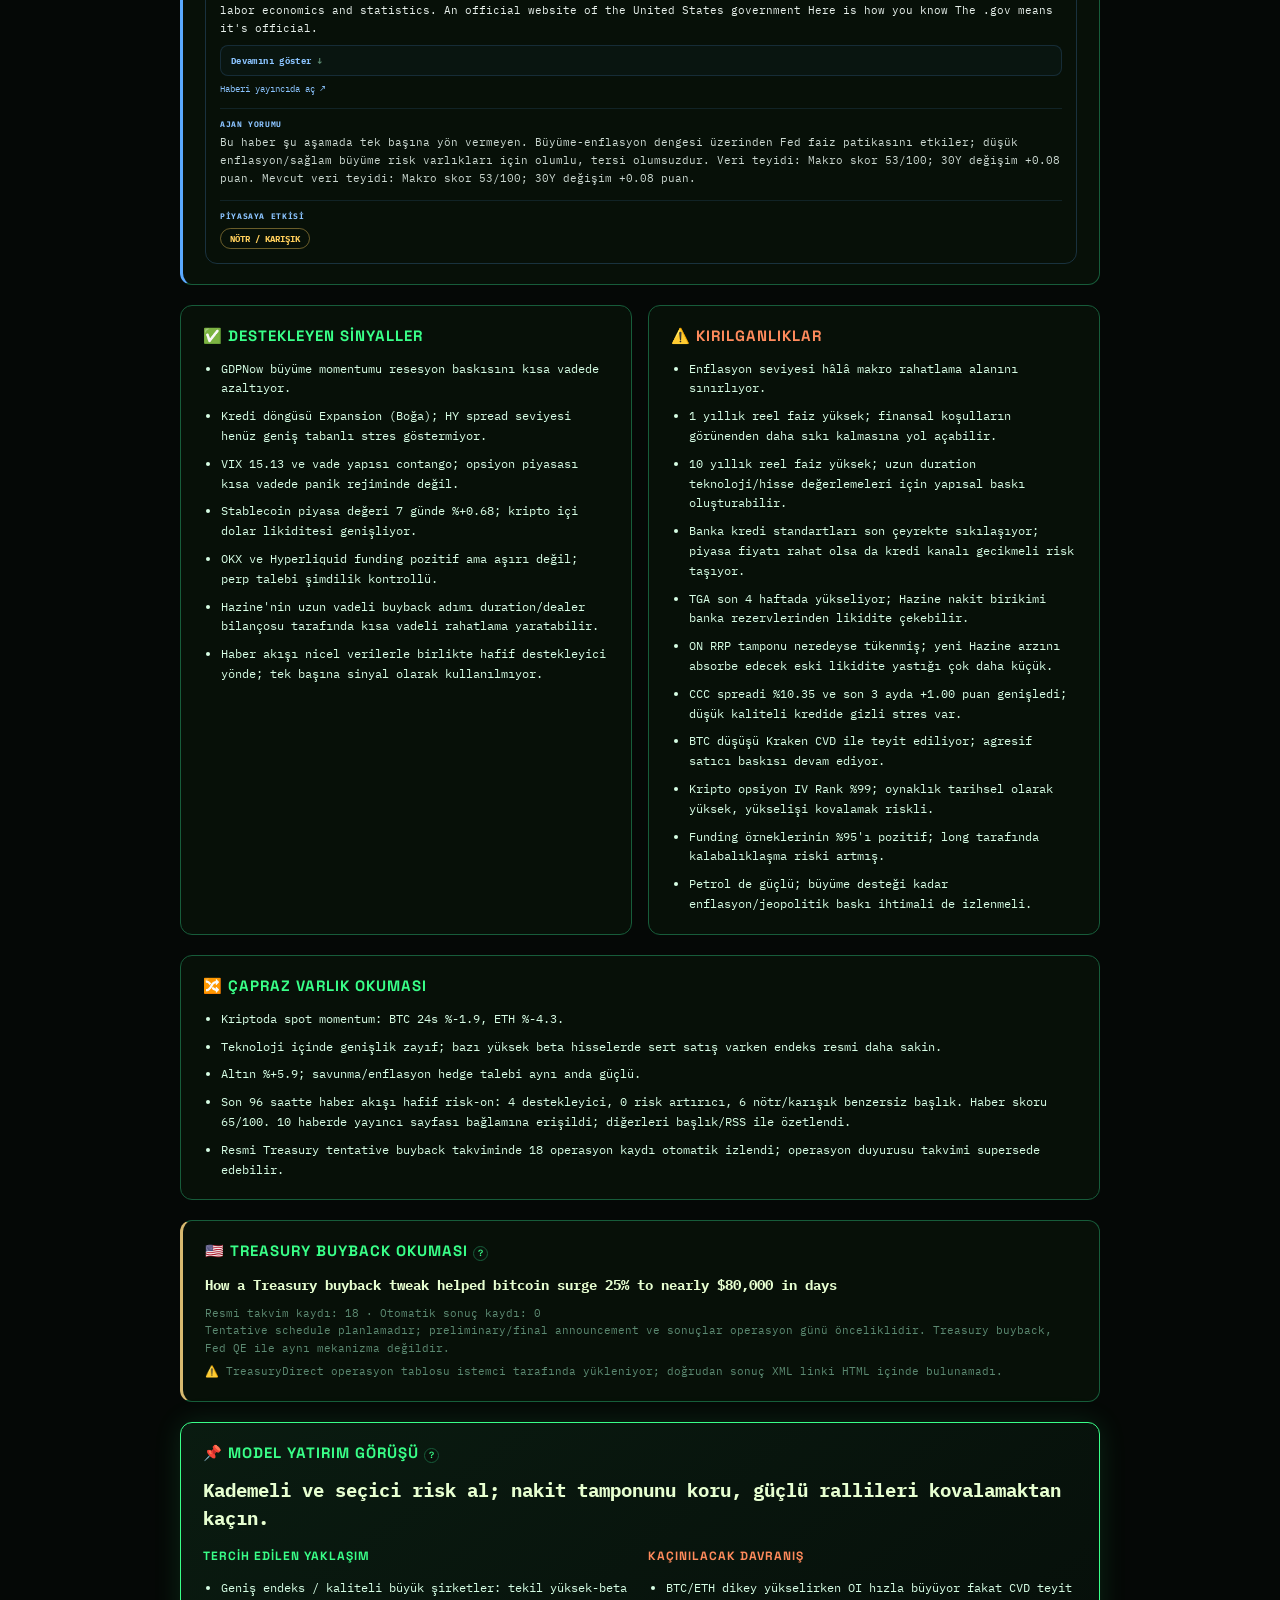
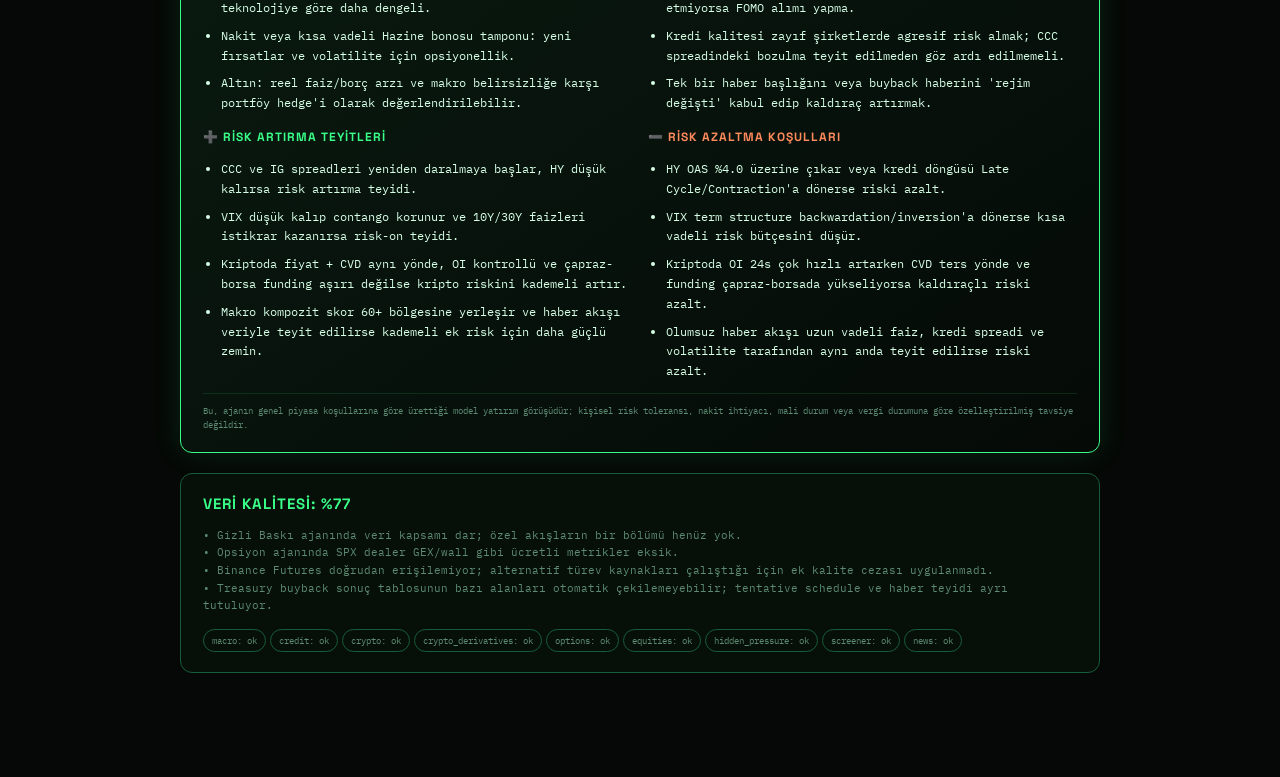
<file: docs/agents/harmonizer.html>
<!DOCTYPE html><html lang="tr"><head><meta charset="UTF-8"><meta name="viewport" content="width=device-width,initial-scale=1"><title>Harmanlayıcı — Piyasa İstihbarat Ağı</title><link rel="stylesheet" href="../style.css"><style>
.hero{border:1px solid var(--green);box-shadow:0 0 28px rgba(57,255,136,.12);background:linear-gradient(145deg,rgba(10,28,17,.96),rgba(5,10,7,.97))}.score-line{display:flex;gap:18px;align-items:center;flex-wrap:wrap}.score{font-size:52px;font-weight:700;color:var(--green);line-height:1}.stance{font-size:20px;font-weight:700}.confidence{font-size:11px;color:var(--muted);margin-top:7px}.plain{font-size:13px;line-height:1.75;color:var(--text);margin-top:16px}.plain p+p{margin-top:8px}.cols{display:grid;grid-template-columns:1fr 1fr;gap:16px}.list{margin:0;padding-left:18px;color:var(--text);font-size:12px;line-height:1.65}.list li+li{margin-top:8px}.good h2{color:#39ff88}.bad h2{color:#ff8b5c}.action{font-size:19px;font-weight:700;line-height:1.45;color:#e7ffd1}.tag{display:inline-block;border:1px solid var(--green-dim);border-radius:999px;padding:5px 8px;margin:4px 4px 0 0;font-size:9px;color:var(--muted)}.component-grid{display:grid;grid-template-columns:repeat(4,1fr);gap:9px}.component{border:1px solid var(--green-dim);border-radius:10px;padding:10px}.component .n{font-size:9px;color:var(--muted);text-transform:uppercase}.component .v{font-size:20px;font-weight:700;margin-top:4px}.quality{font-size:11px;color:var(--muted);line-height:1.6}.buyback{border-left:3px solid #d7b96f}.disclaimer{font-size:9px;color:var(--muted);line-height:1.55;border-top:1px solid rgba(57,255,136,.13);padding-top:10px;margin-top:12px}.news-hero{border-left:3px solid #5aa9ff}.news-score{font-size:34px;font-weight:800;line-height:1}.news-summary{font-size:12px;line-height:1.7;margin-top:10px}.news-list{display:grid;gap:12px;margin-top:16px}.news-item{border:1px solid rgba(90,169,255,.22);border-radius:12px;padding:14px}.news-title-label,.field-label{font-size:8px;letter-spacing:.08em;text-transform:uppercase;color:#8bc4ff;font-weight:800}.news-title{display:block;color:var(--text);text-decoration:none;font-size:13px;font-weight:800;line-height:1.5;margin-top:5px}.news-title:hover{color:#8bc4ff}.news-meta{font-size:9px;color:var(--muted);margin-top:5px}.news-section{margin-top:12px;padding-top:10px;border-top:1px solid rgba(90,169,255,.12)}.news-brief{font-size:11px;line-height:1.65;color:#e8f1ec;margin-top:5px}.news-comment{font-size:10.5px;line-height:1.7;color:#cbd8d1;margin-top:5px}.market-impact{display:flex;align-items:center;gap:8px;margin-top:7px}.impact{display:inline-block;border:1px solid var(--green-dim);border-radius:999px;padding:4px 9px;font-size:9px;font-weight:800}.impact.good{color:#39ff88;border-color:rgba(57,255,136,.4)}.impact.bad{color:#ff7b6b;border-color:rgba(255,92,92,.4)}.impact.neutral{color:#ffcf5c;border-color:rgba(255,207,92,.4)}.article-details{margin-top:8px;border:1px solid rgba(90,169,255,.16);border-radius:8px;background:rgba(90,169,255,.035);overflow:hidden}.article-details summary{cursor:pointer;list-style:none;padding:9px 10px;font-size:9px;color:#8bc4ff;font-weight:800;letter-spacing:.04em}.article-details summary::-webkit-details-marker{display:none}.article-details summary:after{content:' ↓';color:var(--muted)}.article-details[open] summary:after{content:' ↑'}.article-full{padding:0 10px 11px;font-size:10px;line-height:1.7;color:#b9c9c0}.summary-missing{font-size:10px;color:var(--muted);font-style:italic}.publisher-link{display:inline-block;margin-top:7px;font-size:9px;color:#8bc4ff;text-decoration:none}.publisher-link:hover{text-decoration:underline}@media(max-width:700px){.cols{grid-template-columns:1fr}.component-grid{grid-template-columns:1fr 1fr}.score{font-size:42px}.stance{font-size:17px}}</style></head><body><div class="topbar"><a class="back" href="../index.html">← Ana Ağa Dön</a><span class="updated" id="updated">Yükleniyor…</span></div><div class="page-header"><h1>🧠 HARMANLAYICI</h1><p>9 Ajan · Haber Özeti · Ajan Yorumu · Piyasa Etkisi</p></div><div class="container" id="content"></div><script src="../help.js"></script><script>
const G='#39ff88',A='#ffcf5c',R='#ff5c5c';
function col(v){return v>=60?G:v>=45?A:R}
function esc(s){return String(s??'').replace(/[&<>"']/g,m=>({'&':'&amp;','<':'&lt;','>':'&gt;','"':'&quot;',"'":'&#39;'}[m]))}
function ul(a){return `<ul class="list">${(a||[]).map(x=>`<li>${esc(x)}</li>`).join('')}</ul>`}
function comp(d){return Object.entries(d||{}).map(([k,v])=>`<div class="component"><div class="n">${esc(k.replaceAll('_',' '))}</div><div class="v" style="color:${col(v)}">${Number(v).toFixed(0)}</div></div>`).join('')}
function buyback(b,news){if(!b&&!news?.length)return'';let n=(news||[])[0];return `<div class="card buyback"><h2>🇺🇸 Treasury Buyback Okuması ${tip('Hazine buyback işlemi Fed QE değildir. Etki; duration arzı, dealer bilançosu, TGA ve yeniden ihraç ile birlikte okunur.')}</h2>${n?`<div class="action" style="font-size:14px">${esc(n.title)}</div>`:''}<div class="quality" style="margin-top:9px">Resmi takvim kaydı: ${b?.schedule_count??0} · Otomatik sonuç kaydı: ${b?.result_count??0}</div><div class="quality">${esc(b?.note||'Treasury buyback verisi ayrı mekanizma olarak izleniyor.')}</div>${b?.errors?.length?`<div class="quality" style="margin-top:6px">⚠️ ${esc(b.errors[0])}</div>`:''}</div>`}
function normTitle(s){return String(s||'').toLowerCase().replace(/[’‘]/g,"'").replace(/[^a-z0-9$%]+/g,' ').trim()}
function buildNewsIndex(raw){const m=new Map();for(const t of (raw?.topics||[])){for(const x of (t.items||[])){m.set(normTitle(x.title),x)}}return m}
function publisherRow(x,index){return index.get(normTitle(x?.title))||null}
function fmtNewsDate(v){if(!v)return 'Tarih bilgisi yok';try{const d=new Date(v);const date=new Intl.DateTimeFormat('tr-TR',{timeZone:'Europe/Istanbul',day:'2-digit',month:'long',year:'numeric'}).format(d);const time=new Intl.DateTimeFormat('tr-TR',{timeZone:'Europe/Istanbul',hour:'2-digit',minute:'2-digit',hour12:false}).format(d);return `${date} · ${time}`}catch(e){return 'Tarih bilgisi yok'}}
function fallbackSummary(x){
 const t=String(x?.title||'').toLowerCase();
 if(t.includes('jpmorgan')&&t.includes('buyback')&&(t.includes('won’t curb')||t.includes("won't curb")))return 'JPMorgan, bütçe açığı azaltılmadan daha büyük ABD Hazine geri alımlarının uzun vadeli tahvil faizlerini kalıcı biçimde düşürmeyeceğini belirtiyor.';
 if(t.includes('buyback')&&t.includes('structural concerns remain'))return 'ABD Hazine geri alımları uzun vadeli tahvil faizlerini kısa vadede düşürdü; haberde yüksek borçlanma ihtiyacı ve arz kaynaklı yapısal endişelerin sürdüğü belirtiliyor.';
 if(t.includes('bonds bounce')&&t.includes('relief may be brief'))return 'ABD Hazine geri alımları tahvil fiyatlarını destekledi ve faizleri gevşetti; haberde bu rahatlamanın kısa süreli kalabileceği belirtiliyor.';
 if(t.includes('bond yields fall')&&t.includes('treasury'))return 'ABD Hazinesi’nin sürpriz adımı sonrasında tahvil faizleri geriledi; adım yükselen uzun vadeli borçlanma maliyetlerindeki baskıyı azaltmayı hedefliyor.';
 if(t.includes('gold')&&t.includes('bitcoin')&&t.includes('surged together'))return 'Haberde altın ve Bitcoin’in aynı dönemde yükselmesi Hazine geri alımları, likidite beklentileri ve doların satın alma gücüne ilişkin tartışmalarla ilişkilendiriliyor.';
 if(t.includes('crypto prices surging')||t.includes('bitcoin reclaims'))return 'Bitcoin yeniden 68 bin dolar bölgesine yükseldi; haberde hareket artan likidite ve ETF girişleriyle ilişkilendiriliyor.';
 if(t.includes('national debt')&&t.includes('$40'))return 'ABD federal borcu 40 trilyon dolar eşiğini aştı; borç stokunun son on yılda yaklaşık iki katına çıktığı belirtiliyor.';
 if(t.includes('doubles long-term bond buybacks'))return 'ABD Hazinesi uzun vadeli tahvil geri alım miktarını artırdı; haberin ardından uzun vadeli faizler ve döviz piyasasında kısa süreli tepki görüldü.';
 return '';
}
function articleSummary(x,index){const p=publisherRow(x,index);const s=String(p?.article_summary||p?.context||'').trim();if(s&&normTitle(s)!==normTitle(x?.title))return s;return fallbackSummary(x)}
function articleContext(x,index){const p=publisherRow(x,index);const c=String(p?.article_context||'').trim();const s=articleSummary(x,index);return c&&c!==s?c:''}
function articleHref(x,index){const p=publisherRow(x,index);return p?.resolved_url||x?.link||'#'}
function articleMode(x,index){const p=publisherRow(x,index);return p?.context_mode==='publisher_article'?'yayıncı sayfası okundu':'yayıncı içeriği alınamadı'}
function agentComment(x){
 const t=String(x?.title||'').toLowerCase(); const confirm=x?.data_confirmation?` Mevcut veri teyidi: ${x.data_confirmation}`:'';
 if(t.includes('jpmorgan')&&t.includes('buyback'))return 'Bizim çerçevemizde buyback kısa vadeli likidite/duration rahatlaması sağlayabilir ama bütçe açığı ve yeni ihraç devam ederse kalıcı parasal genişleme değildir. Uzun faiz baskısının sürmesi büyüme hisseleri için risk.'+confirm;
 if(t.includes('structural concerns remain'))return 'Bu haber kısa vadeli rahatlama ile yapısal borç/arz sorununu aynı anda gösteriyor. Buyback’i QE olarak okumuyoruz; orta vadede Hazine arzı ve bütçe açığı daha belirleyici.'+confirm;
 if(t.includes('relief may be brief'))return 'İlk tepki risk varlıkları için olumlu olabilir; ancak faiz düşüşü kredi spreadleri ve finansal koşullarla teyit edilmezse bu rahatlamayı kalıcı saymıyoruz.'+confirm;
 if(t.includes('bond yields fall')&&t.includes('treasury'))return 'Uzun vadeli faizlerin gerilemesi değerlemeler ve finansal koşullar açısından destekleyici. Fakat hareketin kalıcılığı için TGA, yeni tahvil arzı ve kredi spreadleri izlenmeli.'+confirm;
 if(t.includes('gold')&&t.includes('bitcoin'))return 'Altın ve Bitcoin’in birlikte güçlenmesi likidite/debasement anlatısıyla uyumlu. Ancak Bitcoin tarafında OI ve funding hızlanıyorsa spot talep teyidi olmadan yükselişi tamamen sağlıklı kabul etmiyoruz.'+confirm;
 if(t.includes('crypto prices surging')||t.includes('bitcoin reclaims'))return 'ETF/spot talep gerçekten güçleniyorsa olumlu; fakat kaldıraç artışı CVD tarafından teyit edilmiyorsa rallinin kırılganlığı yükselir.'+confirm;
 if(t.includes('national debt')&&t.includes('$40'))return 'Yüksek borç stoku daha fazla ihraç ve term premium baskısı anlamına gelebilir. Bu nedenle uzun faizler ve dolar likiditesi açısından yapısal risk olarak izliyoruz.'+confirm;
 return (x?.market_effect||'Haberi tek başına sinyal olarak kullanmıyoruz; ilgili ajan verileriyle teyit ediyoruz.')+confirm;
}
function marketImpact(x){
 const t=String(x?.title||'').toLowerCase();
 if(t.includes('jpmorgan')&&t.includes('buyback'))return {label:'NEGATİF',cls:'bad'};
 if(t.includes('national debt')&&t.includes('$40'))return {label:'NEGATİF',cls:'bad'};
 if(t.includes('structural concerns remain')||t.includes('relief may be brief')||t.includes('gold')&&t.includes('bitcoin'))return {label:'NÖTR / KARIŞIK',cls:'neutral'};
 if(t.includes('bond yields fall')||t.includes('doubles long-term bond buybacks')||t.includes('crypto prices surging')||t.includes('bitcoin reclaims'))return {label:'POZİTİF',cls:'good'};
 const imp=String(x?.impact||'').toLowerCase();
 if(imp.includes('risk'))return {label:'NEGATİF',cls:'bad'};
 if(imp.includes('destek'))return {label:'POZİTİF',cls:'good'};
 return {label:'NÖTR / KARIŞIK',cls:'neutral'};
}
function newsBlock(n,index){if(!n)return'';
 const items=(n.important_news||[]).map(x=>{const p=publisherRow(x,index),mi=marketImpact(x),sum=articleSummary(x,index),full=articleContext(x,index),href=articleHref(x,index),mode=articleMode(x,index),published=fmtNewsDate(p?.published_at||x?.published_at);return `<div class="news-item"><div class="news-title-label">Haber başlığı</div><a class="news-title" href="${esc(href)}" target="_blank" rel="noopener">${esc(x.title)}</a><div class="news-meta">${esc(x.source||'Kaynak')} · ${esc(x.topic||'Haber')} · 🕒 ${esc(published)} · ${esc(mode)}</div><div class="news-section"><div class="field-label">Haber özeti</div>${sum?`<div class="news-brief">${esc(sum)}</div>`:`<div class="summary-missing">Yayıncı sayfası otomatik okunamadı; başlık özet diye tekrar edilmiyor.</div>`}${full?`<details class="article-details"><summary>Devamını göster</summary><div class="article-full">${esc(full)}</div></details>`:''}<a class="publisher-link" href="${esc(href)}" target="_blank" rel="noopener">Haberi yayıncıda aç ↗</a></div><div class="news-section"><div class="field-label">Ajan yorumu</div><div class="news-comment">${esc(agentComment(x))}</div></div><div class="news-section"><div class="field-label">Piyasaya etkisi</div><div class="market-impact"><span class="impact ${mi.cls}">${mi.label}</span></div></div></div>`}).join('');
 return `<div class="card news-hero"><h2>📰 Önemli Haberler — Özet + Ajan Yorumu + Etki ${tip('Haber özeti yayıncı içeriğinden çıkarılır ve yorum içermez. Uzunsa Devamını göster ile kart aşağı doğru açılır. Ajan yorumu ve piyasa etkisi ayrı katmandır.')}</h2><div class="score-line"><div class="news-score" style="color:${col(n.score)}">${Number(n.score??50).toFixed(0)}<span style="font-size:12px;color:var(--muted)">/100</span></div><div><div class="stance" style="font-size:15px">${esc(n.tone||'—')}</div><div class="confidence">${n.unique_story_count??0} benzersiz haber · yayıncı içerikleri ayrıca okunuyor</div></div></div><div class="news-summary">${esc(n.summary||'')}</div><div class="news-list">${items||'<div class="quality">Önemli haber bulunamadı.</div>'}</div></div>`}
async function load(){try{const ts=Date.now();const [d,rawNews]=await Promise.all([(await fetch('../data/harmonizer.json?t='+ts)).json(),(await fetch('../data/news.json?t='+ts)).json()]);const newsIndex=buildNewsIndex(rawNews);updated.textContent='Güncelleme: '+new Date(d.generated_at).toLocaleString('tr-TR');if(d.error)throw Error(d.error);const iv=d.investment_view||{},q=d.data_quality||{};content.innerHTML=`<div class="card hero"><h2>Bugünün Piyasa Görüşü ${tip('Nicel alt skorlar, haber akışı ve 9 ajanın teyit/çelişkileri tek merkezde birleştirilir. Veri kalitesi düşükse skor nötre doğru çekilir.')}</h2><div class="score-line"><div class="score" style="color:${col(d.market_score)}">${Number(d.market_score).toFixed(0)}<span style="font-size:16px;color:var(--muted)">/100</span></div><div><div class="stance">${esc(d.stance)}</div><div class="confidence">Model güveni: %${Number(d.confidence).toFixed(0)}</div></div></div><div class="plain">${(d.plain_summary||[]).map(x=>`<p>${esc(x)}</p>`).join('')}</div></div>
<div class="card"><h2>Ajan Skorları</h2><div class="component-grid">${comp(d.component_scores)}</div></div>
${newsBlock(d.news_analysis,newsIndex)}
<div class="cols"><div class="card good"><h2>✅ Destekleyen Sinyaller</h2>${ul(d.supportive_factors)}</div><div class="card bad"><h2>⚠️ Kırılganlıklar</h2>${ul(d.risk_factors)}</div></div>
<div class="card"><h2>🔀 Çapraz Varlık Okuması</h2>${ul(d.cross_asset_read)}</div>
${buyback(d.treasury_buyback,d.buyback_news)}
<div class="card hero"><h2>📌 Model Yatırım Görüşü ${tip('Bu bölüm kişisel portföy tavsiyesi değil; sistemin mevcut piyasa koşullarından çıkardığı genel pozisyonlama görüşüdür.')}</h2><div class="action">${esc(iv.action||'')}</div><div class="cols" style="margin-top:16px"><div><h2 style="font-size:12px">Tercih edilen yaklaşım</h2>${ul(iv.favored)}</div><div><h2 style="font-size:12px;color:#ff8b5c">Kaçınılacak davranış</h2>${ul(iv.avoid)}</div></div><div class="cols" style="margin-top:16px"><div><h2 style="font-size:12px">➕ Risk artırma teyitleri</h2>${ul(iv.add_risk_if)}</div><div><h2 style="font-size:12px;color:#ff8b5c">➖ Risk azaltma koşulları</h2>${ul(iv.reduce_risk_if)}</div></div><div class="disclaimer">${esc(iv.disclaimer||'')}</div></div>
<div class="card"><h2>Veri Kalitesi: %${q.score??'—'}</h2><div class="quality">${(q.issues||[]).map(x=>`• ${esc(x)}`).join('<br>')||'Ana veri akışlarında belirgin sorun yok.'}</div><div style="margin-top:10px">${Object.entries(d.agent_status||{}).map(([k,v])=>`<span class="tag">${esc(k)}: ${esc(v)}</span>`).join('')}</div></div>`}catch(e){content.innerHTML=`<div class="error-box">⚠️ Harmanlayıcı henüz veri üretmedi: ${esc(e.message)}<br><br>Bir sonraki GitHub Action çalışmasında otomatik oluşacak.</div>`}}load();
</script></body></html>
</file>
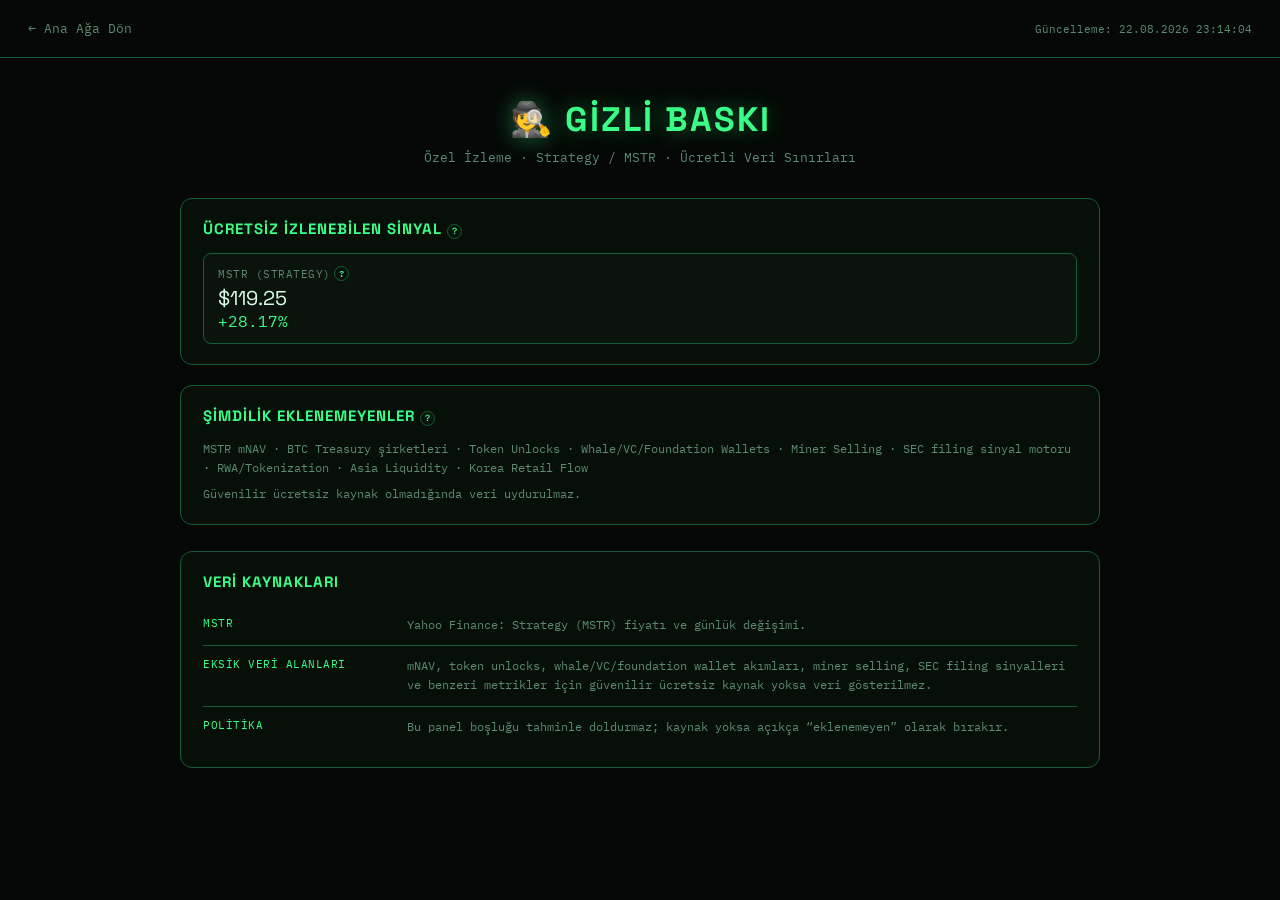
<file: docs/agents/hidden_pressure.html>
<!DOCTYPE html><html lang="tr"><head><meta charset="UTF-8"><meta name="viewport" content="width=device-width,initial-scale=1"><title>Gizli Baskı — Piyasa İstihbarat Ağı</title><link rel="stylesheet" href="../style.css"></head><body><div class="topbar"><a class="back" href="../index.html">← Ana Ağa Dön</a><span class="updated" id="updated">Yükleniyor…</span></div><div class="page-header"><h1>🕵️ GİZLİ BASKI</h1><p>Özel İzleme · Strategy / MSTR · Ücretli Veri Sınırları</p></div><div class="container" id="content"></div><script src="../help.js"></script><script>function src(){return `<div class="card source-card"><h2>Veri Kaynakları</h2><div class="source-list"><div class="source-item"><div class="source-label">MSTR</div><div class="source-value">Yahoo Finance: Strategy (MSTR) fiyatı ve günlük değişimi.</div></div><div class="source-item"><div class="source-label">Eksik veri alanları</div><div class="source-value">mNAV, token unlocks, whale/VC/foundation wallet akımları, miner selling, SEC filing sinyalleri ve benzeri metrikler için güvenilir ücretsiz kaynak yoksa veri gösterilmez.</div></div><div class="source-item"><div class="source-label">Politika</div><div class="source-value">Bu panel boşluğu tahminle doldurmaz; kaynak yoksa açıkça “eklenemeyen” olarak bırakır.</div></div></div></div>`}async function load(){try{let d=await(await fetch('../data/hidden_pressure.json?t='+Date.now())).json();updated.textContent='Güncelleme: '+new Date(d.generated_at).toLocaleString('tr-TR');let m=d.mstr;content.innerHTML=`<div class="card"><h2>Ücretsiz İzlenebilen Sinyal ${tip('Ücretsiz ve güvenilir biçimde erişilebilen dolaylı baskı göstergelerini burada topluyoruz.')}</h2><div class="stat-box"><div class="label">MSTR (Strategy) ${tip('Strategy şirketinin hisse fiyatı. Şirketin büyük BTC rezervi nedeniyle kripto risk iştahına duyarlı bir vekil gösterge olarak izlenir.')}</div><div class="value">${m?'$'+m.price.toFixed(2):'—'}</div><div class="${m&&m.change_pct>=0?'positive':'negative'}">${m&&m.change_pct!=null?(m.change_pct>=0?'+':'')+m.change_pct.toFixed(2)+'%':''}</div></div></div><div class="card"><h2>Şimdilik Eklenemeyenler ${tip('Bu metrikler için güvenilir ücretsiz kaynak veya sürdürülebilir API bulunmadığında panel bilinçli olarak boş bırakır.')}</h2><div class="note">${(d.unavailable||[]).join(' · ')}</div><div class="note">Güvenilir ücretsiz kaynak olmadığında veri uydurulmaz.</div></div>`+src()}catch(e){content.innerHTML=`<div class="error-box">⚠️ ${e.message}</div>`+src()}}load()</script></body></html>
</file>
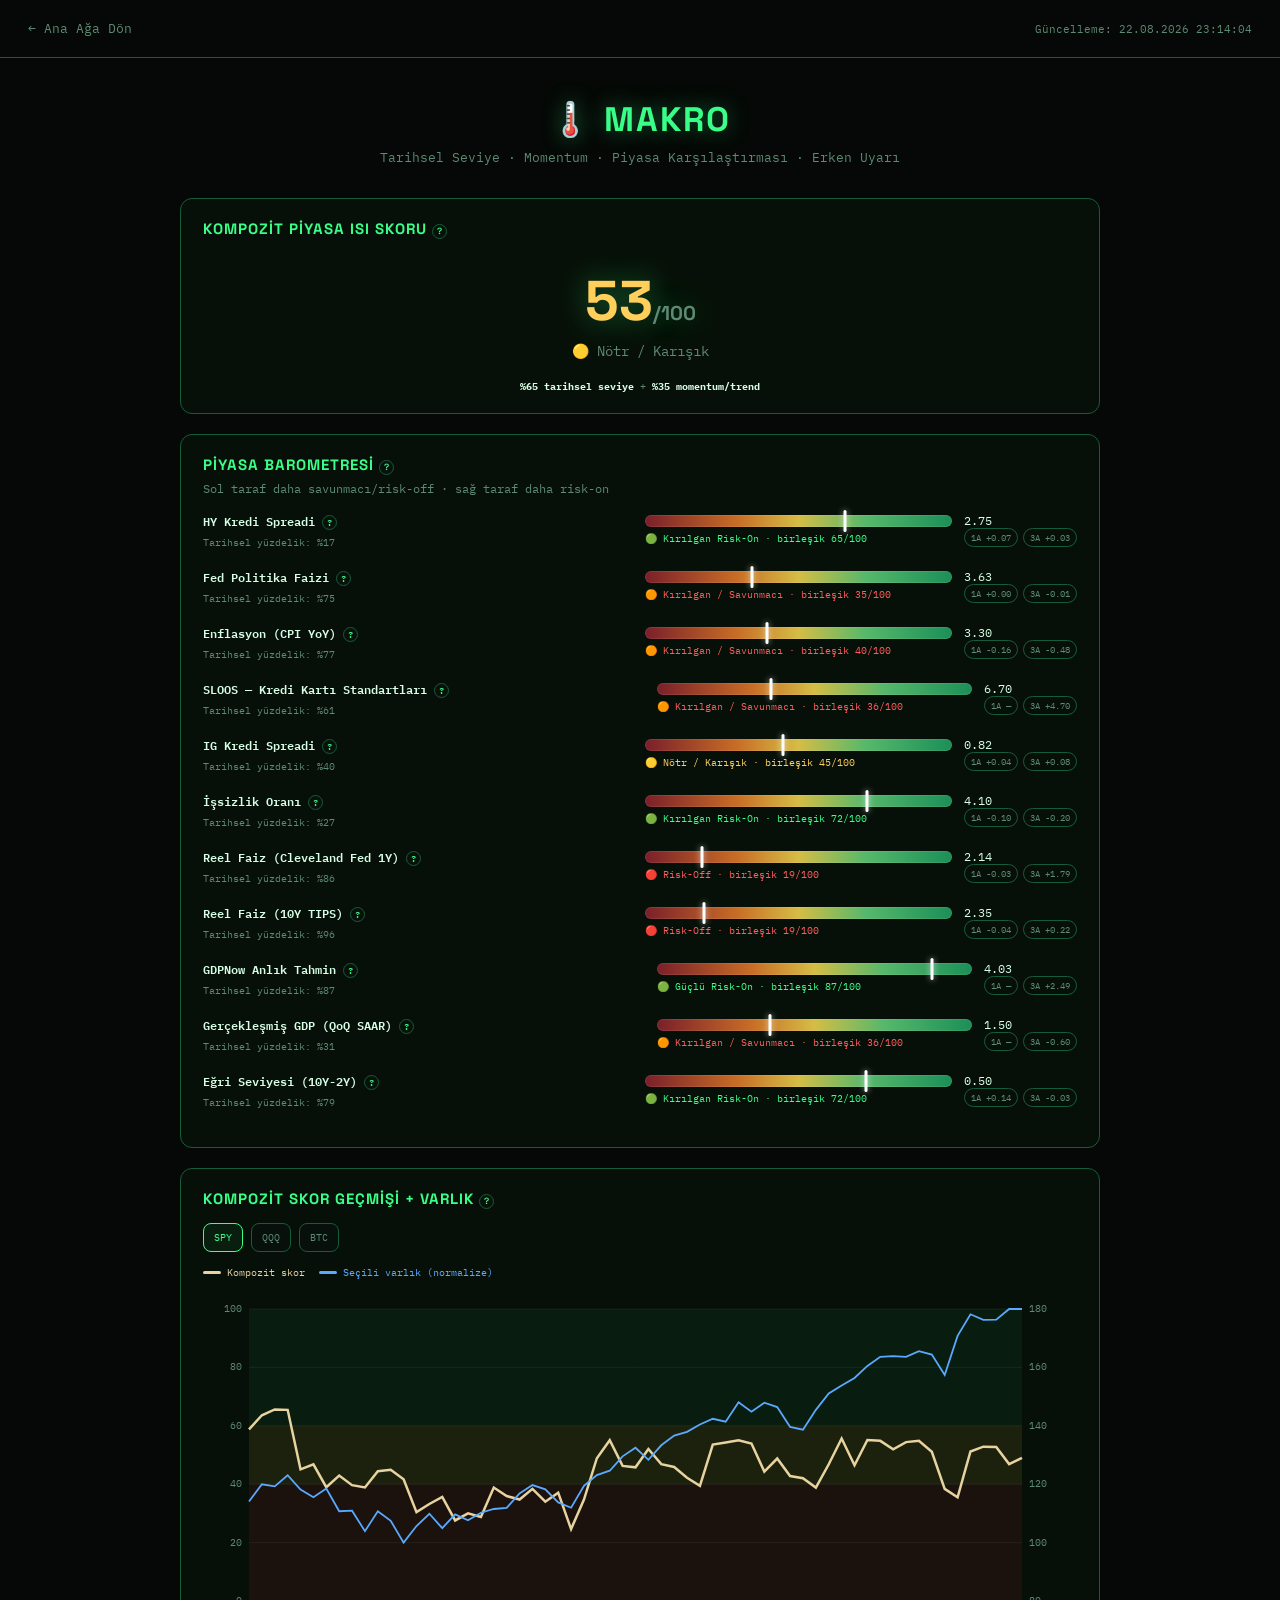
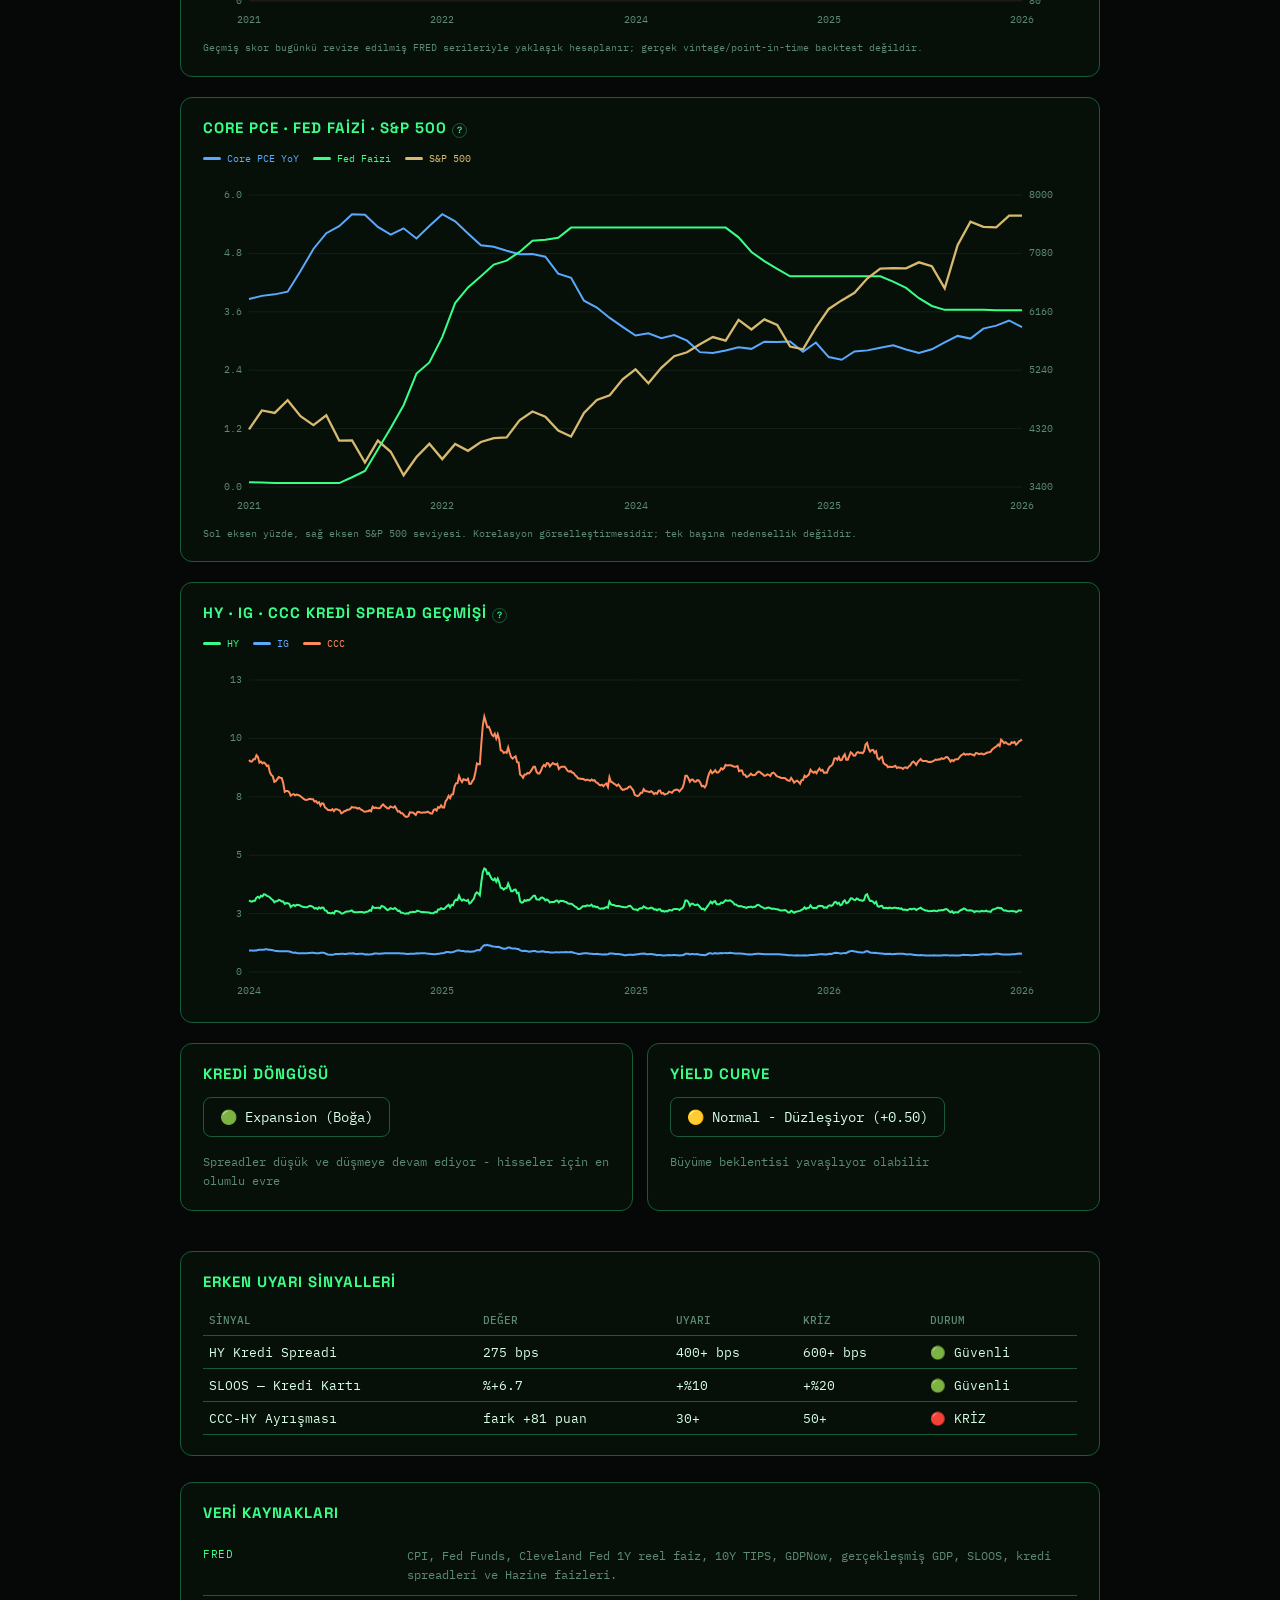
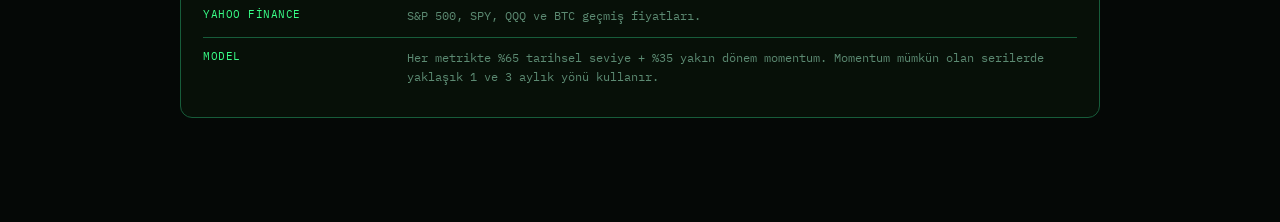
<file: docs/agents/macro.html>
<!DOCTYPE html><html lang="tr"><head><meta charset="UTF-8"><meta name="viewport" content="width=device-width,initial-scale=1"><title>Makro — Piyasa İstihbarat Ağı</title><link rel="stylesheet" href="../style.css"><style>
.risk-row{margin:15px 0 18px}.risk-head{display:grid;grid-template-columns:minmax(190px,1.4fr) minmax(180px,1fr) auto;gap:12px;align-items:center;font-size:12px}.risk-name{font-weight:600}.risk-val{color:var(--text);white-space:nowrap}.risk-meta{color:var(--muted);font-size:10px;margin-top:5px}.risk-band{height:12px;border-radius:999px;background:linear-gradient(90deg,#7a1f2a 0%,#c86d26 30%,#d5bd45 50%,#56b86b 72%,#1b8f58 100%);position:relative;box-shadow:inset 0 0 0 1px rgba(255,255,255,.08)}.risk-marker{position:absolute;top:-5px;width:3px;height:22px;background:#fff;border-radius:2px;box-shadow:0 0 6px rgba(255,255,255,.65);transform:translateX(-50%)}.trend{display:inline-flex;gap:5px;flex-wrap:wrap}.trend-chip{border:1px solid var(--green-dim);border-radius:999px;padding:3px 6px;font-size:9px;color:var(--muted)}.signal{font-size:10px;margin-top:5px}.chart-card canvas{width:100%;height:340px;display:block}.chart-toolbar{display:flex;gap:8px;flex-wrap:wrap;margin:8px 0 14px}.chart-btn{background:#08100b;border:1px solid var(--green-dim);color:var(--muted);border-radius:8px;padding:7px 10px;font:inherit;font-size:10px;cursor:pointer}.chart-btn.active{border-color:var(--green);color:var(--green);background:rgba(57,255,136,.06)}.chart-legend{display:flex;gap:14px;flex-wrap:wrap;margin:4px 0 12px;font-size:10px;color:var(--muted)}.legend-key{display:flex;align-items:center;gap:6px}.legend-swatch{width:18px;height:3px;border-radius:3px;background:currentColor}.chart-note{font-size:10px;color:var(--muted);line-height:1.55;margin-top:9px}.method-note{font-size:10px;color:var(--muted);text-align:center;margin-top:8px}.method-note b{color:var(--text)}
@media(max-width:640px){.risk-head{grid-template-columns:1fr;gap:7px}.chart-card canvas{height:285px}.risk-row{margin-bottom:20px}}
</style></head><body><div class="topbar"><a class="back" href="../index.html">← Ana Ağa Dön</a><span class="updated" id="updated">Yükleniyor…</span></div><div class="page-header"><h1>🌡️ MAKRO</h1><p>Tarihsel Seviye · Momentum · Piyasa Karşılaştırması · Erken Uyarı</p></div><div class="container" id="content"></div><script src="../help.js"></script><script>
const G='#39ff88',A='#ffcf5c',R='#ff5c5c',M='#5c8a72';let ACTIVE_ASSET='SPY',DATA=null;
function color(s){return s>=60?G:s>=40?A:R}function fmtChange(v){return v==null?'—':`${v>=0?'+':''}${v.toFixed(2)}`}
function mt(l){let x=(l||'').toLowerCase();if(x.includes('hy'))return 'High Yield kredi spreadi. Yükselmesi daha riskli şirket borçlarında stresin arttığını gösterir.';if(x.includes('ig'))return 'Investment Grade şirket tahvillerinin spreadi. Hızlı yükseliş geniş tabanlı kredi stresine işaret edebilir.';if(x.includes('sloos'))return 'Bu seri özellikle kredi kartı kredilerinde standartları sıkılaştıran ABD bankalarının net yüzdesidir.';if(x.includes('cleveland'))return 'Cleveland Fed modelinin 1 yıllık beklenen reel faiz tahmini.';if(x.includes('tips'))return '10 yıllık TIPS getirisinden gözlenen piyasa reel faizi.';if(x.includes('gdpnow'))return 'Atlanta Fed GDPNow modeli: içinde bulunulan çeyrek için gerçek zamanlı GDP büyüme tahmini.';if(x.includes('gerçekleşmiş'))return 'BEA tarafından açıklanan gerçekleşmiş reel GDP çeyreklik yıllıklandırılmış büyüme oranı.';if(x.includes('fed'))return 'Fed Funds politika faizinin seviyesi.';if(x.includes('cpi'))return 'CPI yıllık enflasyon oranı.';if(x.includes('işsizlik'))return 'ABD işsizlik oranı.';if(x.includes('10y-2y'))return '10 yıllık ve 2 yıllık ABD Hazine faizi farkı.';return 'Tarihsel konum ve yakın dönem momentum birlikte değerlendirilir.'}
function src(){return `<div class="card source-card"><h2>Veri Kaynakları</h2><div class="source-list"><div class="source-item"><div class="source-label">FRED</div><div class="source-value">CPI, Fed Funds, Cleveland Fed 1Y reel faiz, 10Y TIPS, GDPNow, gerçekleşmiş GDP, SLOOS, kredi spreadleri ve Hazine faizleri.</div></div><div class="source-item"><div class="source-label">Yahoo Finance</div><div class="source-value">S&P 500, SPY, QQQ ve BTC geçmiş fiyatları.</div></div><div class="source-item"><div class="source-label">Model</div><div class="source-value">Her metrikte %65 tarihsel seviye + %35 yakın dönem momentum. Momentum mümkün olan serilerde yaklaşık 1 ve 3 aylık yönü kullanır.</div></div></div></div>`}
function setupCanvas(id){const canvas=document.getElementById(id);if(!canvas)return null;const dpr=window.devicePixelRatio||1,r=canvas.getBoundingClientRect();canvas.width=Math.max(600,r.width*dpr);canvas.height=Math.max(280,r.height*dpr);const c=canvas.getContext('2d');c.setTransform(dpr,0,0,dpr,0,0);return {canvas,c,W:canvas.width/dpr,H:canvas.height/dpr}}
function axes(o,leftMin,leftMax,rightMin,rightMax){const {c,W,H}=o,p={l:46,r:55,t:18,b:30},pw=W-p.l-p.r,ph=H-p.t-p.b;c.clearRect(0,0,W,H);c.font='10px IBM Plex Mono';for(let i=0;i<=5;i++){const y=p.t+ph*i/5;c.strokeStyle='rgba(92,138,114,.14)';c.beginPath();c.moveTo(p.l,y);c.lineTo(W-p.r,y);c.stroke();c.fillStyle=M;c.textAlign='right';c.fillText((leftMax-(leftMax-leftMin)*i/5).toFixed(leftMax<=10?1:0),p.l-7,y+3);if(rightMax!=null){c.textAlign='left';c.fillText((rightMax-(rightMax-rightMin)*i/5).toFixed(0),W-p.r+7,y+3)}}return {...p,pw,ph}}
function plot(o,p,arr,col,min,max,width=2){if(!arr||arr.length<2)return;const {c}=o;c.strokeStyle=col;c.lineWidth=width;c.beginPath();arr.forEach((pt,i)=>{const x=p.l+p.pw*i/(arr.length-1),y=p.t+p.ph*(1-(pt.value-min)/(max-min||1));i?c.lineTo(x,y):c.moveTo(x,y)});c.stroke()}
function xlabels(o,p,arr){if(!arr?.length)return;const {c,H}=o;c.fillStyle=M;c.textAlign='center';[0,.25,.5,.75,1].forEach(q=>{const i=Math.min(arr.length-1,Math.round((arr.length-1)*q));c.fillText((arr[i].date||'').slice(0,4),p.l+p.pw*q,H-8)})}
function drawMacroChart(hist){const o=setupCanvas('macroHistoryChart');if(!o||!hist)return;const pce=hist.core_pce||[],fed=hist.fed_funds||[],sp=hist.sp500||[],lv=[...pce,...fed].map(x=>x.value),rv=sp.map(x=>x.value);if(!lv.length)return;const lmax=Math.max(6,Math.ceil(Math.max(...lv))),rmin=rv.length?Math.floor(Math.min(...rv)*.95/100)*100:0,rmax=rv.length?Math.ceil(Math.max(...rv)*1.04/100)*100:1,p=axes(o,0,lmax,rmin,rmax);plot(o,p,pce,'#5aa9ff',0,lmax);plot(o,p,fed,G,0,lmax);if(sp.length){const scaled=sp.map(x=>({...x,value:(x.value-rmin)/(rmax-rmin||1)*lmax}));plot(o,p,scaled,'#d7b96f',0,lmax,2.3)}xlabels(o,p,sp.length?sp:pce)}
function drawScoreChart(){if(!DATA)return;const score=DATA.score_history||[],asset=(DATA.asset_history||{})[ACTIVE_ASSET]||[],o=setupCanvas('scoreHistoryChart');if(!o||!score.length)return;const p=axes(o,0,100,80,180);o.c.fillStyle='rgba(122,31,42,.18)';o.c.fillRect(p.l,p.t+p.ph*.6,p.pw,p.ph*.4);o.c.fillStyle='rgba(213,189,69,.10)';o.c.fillRect(p.l,p.t+p.ph*.4,p.pw,p.ph*.2);o.c.fillStyle='rgba(27,143,88,.10)';o.c.fillRect(p.l,p.t,p.pw,p.ph*.4);plot(o,p,score,'#e7d3a0',0,100,2.5);if(asset.length){const amin=Math.min(...asset.map(x=>x.value)),amax=Math.max(...asset.map(x=>x.value));const normalized=asset.map(x=>({...x,value:20+80*(x.value-amin)/(amax-amin||1)}));plot(o,p,normalized,'#5aa9ff',0,100,1.8)}xlabels(o,p,score)}
function drawCreditChart(hist){const o=setupCanvas('creditHistoryChart');if(!o||!hist)return;const hy=hist.hy||[],ig=hist.ig||[],ccc=hist.ccc||[],vals=[...hy,...ig,...ccc].map(x=>x.value);if(!vals.length)return;const max=Math.ceil(Math.max(...vals)+1),p=axes(o,0,max,null,null);plot(o,p,hy,G,0,max);plot(o,p,ig,'#5aa9ff',0,max);plot(o,p,ccc,'#ff8b5c',0,max);xlabels(o,p,ccc.length?ccc:hy)}
async function load(){try{const d=await(await fetch('../data/macro.json?t='+Date.now())).json();DATA=d;updated.textContent='Güncelleme: '+new Date(d.generated_at).toLocaleString('tr-TR');if(d.error)throw Error(d.error);let h='';if(d.composite_score!=null){const lw=Math.round((d.score_method?.level_weight??.65)*100),mw=Math.round((d.score_method?.momentum_weight??.35)*100);h+=`<div class="card"><h2>Kompozit Piyasa Isı Skoru ${tip('Skor artık yalnız bugünkü seviyeyi değil yakın dönem yönünü de içerir.')}</h2><div class="big-score"><div class="num" style="color:${color(d.composite_score)}">${Math.round(d.composite_score)}<span style="font-size:20px;color:var(--muted)">/100</span></div><div class="label">${d.composite_emoji||''} ${d.composite_label||''}</div></div><div class="method-note"><b>%${lw} tarihsel seviye</b> + <b>%${mw} momentum/trend</b></div></div>`}
if(d.barometer?.length){h+=`<div class="card"><h2>Piyasa Barometresi ${tip('Renk bandındaki beyaz çizgi, her metriğin tarihsel seviye ve momentumdan oluşan birleşik risk-on puanını gösterir.')}</h2><div class="sub">Sol taraf daha savunmacı/risk-off · sağ taraf daha risk-on</div>`;d.barometer.forEach(m=>{const s=m.combined_score??(m.invert?100-m.percentile:m.percentile);h+=`<div class="risk-row"><div class="risk-head"><div><div class="risk-name">${m.label} ${tip(mt(m.label))}</div><div class="risk-meta">Tarihsel yüzdelik: %${m.percentile.toFixed(0)}</div></div><div><div class="risk-band"><i class="risk-marker" style="left:${Math.max(1,Math.min(99,s))}%"></i></div><div class="signal" style="color:${color(s)}">${m.signal_emoji||''} ${m.signal_label||''} · birleşik ${s.toFixed(0)}/100</div></div><div><div class="risk-val">${m.value.toFixed(2)}</div><div class="trend"><span class="trend-chip">1A ${fmtChange(m.change_1m)}</span><span class="trend-chip">3A ${fmtChange(m.change_3m)}</span></div></div></div></div>`});h+='</div>'}
if(d.score_history?.length){h+=`<div class="card chart-card"><h2>Kompozit Skor Geçmişi + Varlık ${tip('Puanın geçmişteki hareketini seçilen varlıkla aynı zaman çizgisinde gösterir. Bu grafik model kalitesini gözle incelemek içindir.')}</h2><div class="chart-toolbar">${['SPY','QQQ','BTC'].map(x=>`<button class="chart-btn ${x==='SPY'?'active':''}" data-asset="${x}">${x}</button>`).join('')}</div><div class="chart-legend"><span class="legend-key" style="color:#e7d3a0"><i class="legend-swatch"></i>Kompozit skor</span><span class="legend-key" style="color:#5aa9ff"><i class="legend-swatch"></i>Seçili varlık (normalize)</span></div><canvas id="scoreHistoryChart"></canvas><div class="chart-note">${d.backtest_note||''}</div></div>`}
if(d.macro_market_history){h+=`<div class="card chart-card"><h2>Core PCE · Fed Faizi · S&P 500 ${tip('Enflasyon, para politikası ve hisse piyasasının yaklaşık son 5 yıldaki birlikte hareketini gösterir.')}</h2><div class="chart-legend"><span class="legend-key" style="color:#5aa9ff"><i class="legend-swatch"></i>Core PCE YoY</span><span class="legend-key" style="color:#39ff88"><i class="legend-swatch"></i>Fed Faizi</span><span class="legend-key" style="color:#d7b96f"><i class="legend-swatch"></i>S&P 500</span></div><canvas id="macroHistoryChart"></canvas><div class="chart-note">Sol eksen yüzde, sağ eksen S&P 500 seviyesi. Korelasyon görselleştirmesidir; tek başına nedensellik değildir.</div></div>`}
if(d.credit_history){h+=`<div class="card chart-card"><h2>HY · IG · CCC Kredi Spread Geçmişi ${tip('Spreadlerin birlikte veya birbirinden ayrışarak hareket etmesi kredi stresinin geniş tabanlı mı yoksa düşük kaliteli borçta mı yoğunlaştığını gösterir.')}</h2><div class="chart-legend"><span class="legend-key" style="color:${G}"><i class="legend-swatch"></i>HY</span><span class="legend-key" style="color:#5aa9ff"><i class="legend-swatch"></i>IG</span><span class="legend-key" style="color:#ff8b5c"><i class="legend-swatch"></i>CCC</span></div><canvas id="creditHistoryChart"></canvas></div>`}
h+=`<div class="stat-grid" style="margin-bottom:20px">${d.credit_cycle?.phase?`<div class="card"><h2>Kredi Döngüsü</h2><div class="badge">${d.credit_cycle.emoji} ${d.credit_cycle.phase}</div><div class="desc">${d.credit_cycle.desc||''}</div></div>`:''}${d.yield_curve?.regime?`<div class="card"><h2>Yield Curve</h2><div class="badge">${d.yield_curve.emoji} ${d.yield_curve.regime} (${d.yield_curve.spread>=0?'+':''}${d.yield_curve.spread.toFixed(2)})</div><div class="desc">${d.yield_curve.desc||''}</div></div>`:''}</div>`;
if(d.early_warnings?.length)h+=`<div class="card"><h2>Erken Uyarı Sinyalleri</h2><div class="table-wrap"><table class="warnings"><tr><th>Sinyal</th><th>Değer</th><th>Uyarı</th><th>Kriz</th><th>Durum</th></tr>${d.early_warnings.map(w=>`<tr><td>${w.name}</td><td>${w.value}</td><td>${w.warn}</td><td>${w.crisis}</td><td>${w.status}</td></tr>`).join('')}</table></div></div>`;
content.innerHTML=h+src();requestAnimationFrame(()=>{drawScoreChart();drawMacroChart(d.macro_market_history);drawCreditChart(d.credit_history);document.querySelectorAll('.chart-btn').forEach(b=>b.onclick=()=>{ACTIVE_ASSET=b.dataset.asset;document.querySelectorAll('.chart-btn').forEach(x=>x.classList.toggle('active',x===b));drawScoreChart()})});window.addEventListener('resize',()=>{drawScoreChart();drawMacroChart(d.macro_market_history);drawCreditChart(d.credit_history)},{passive:true})}catch(e){content.innerHTML=`<div class="error-box">⚠️ ${e.message}</div>`+src()}}load();
</script></body></html>
</file>
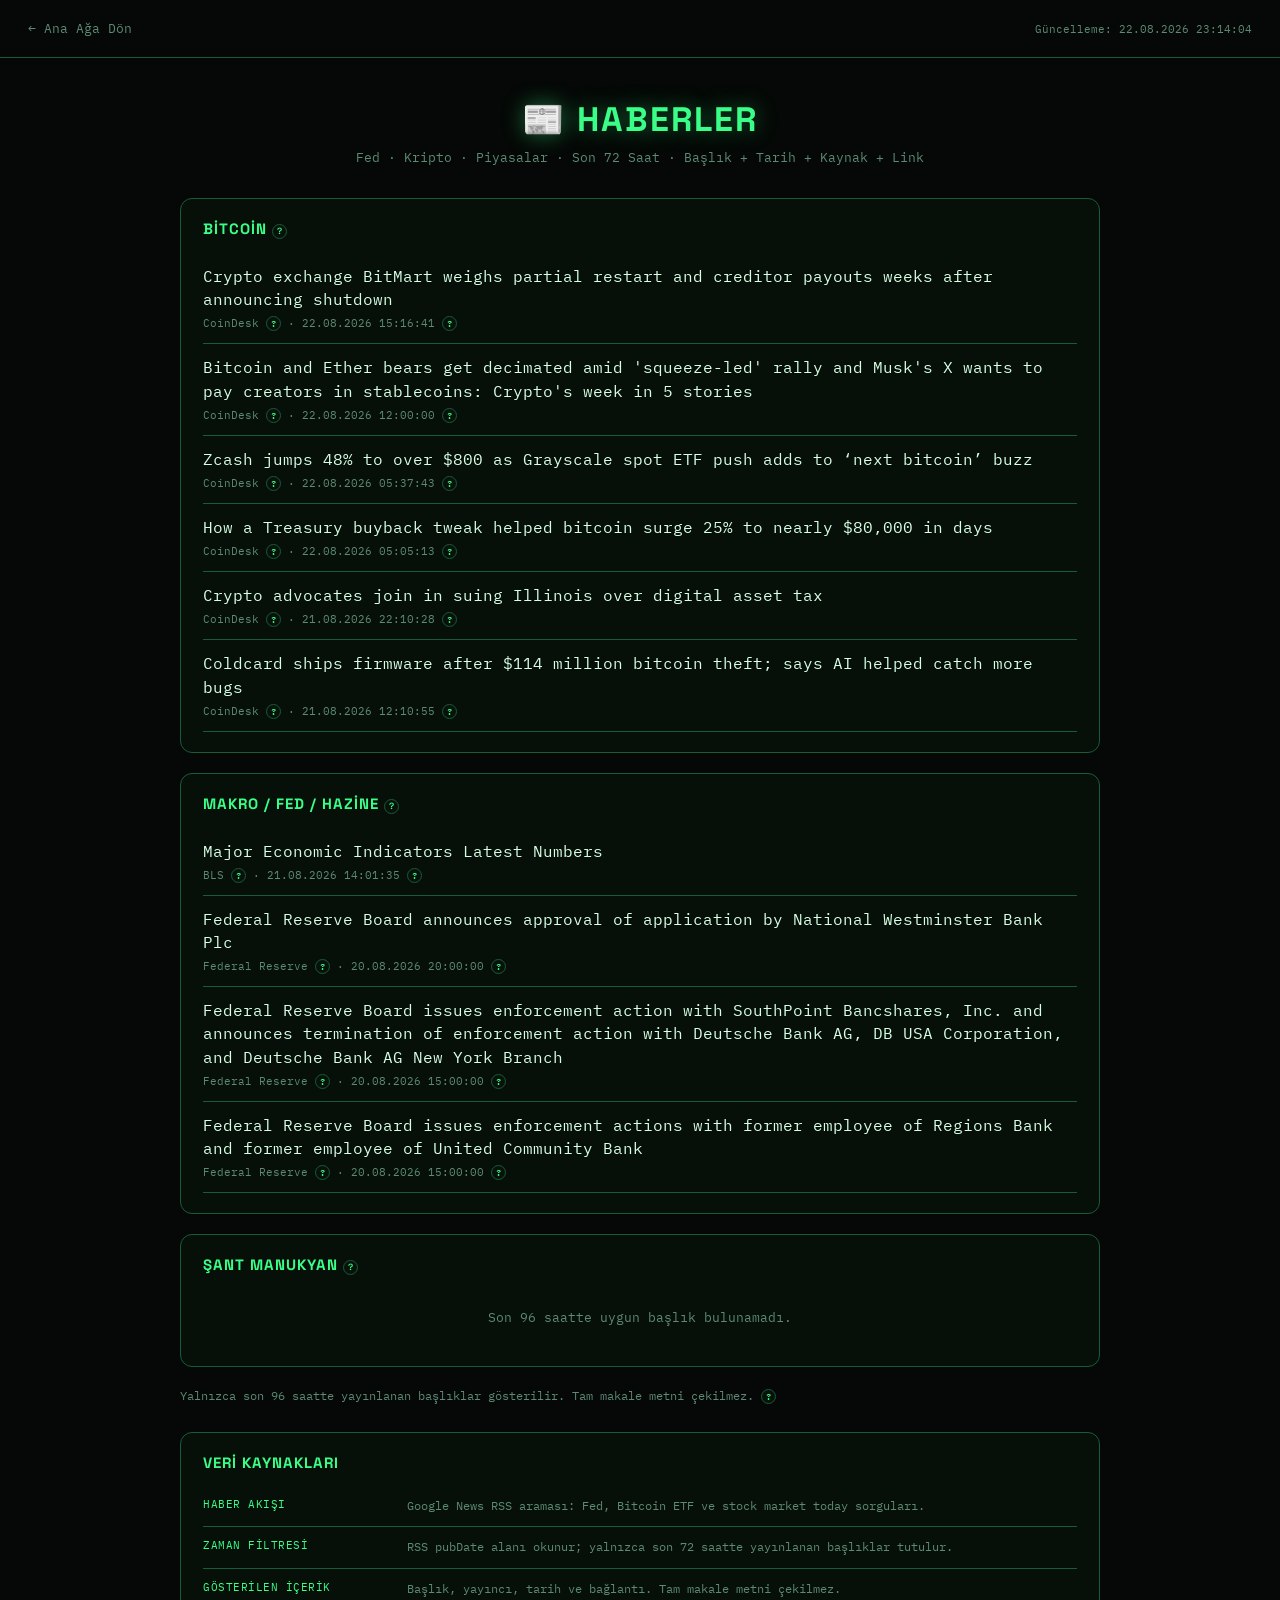
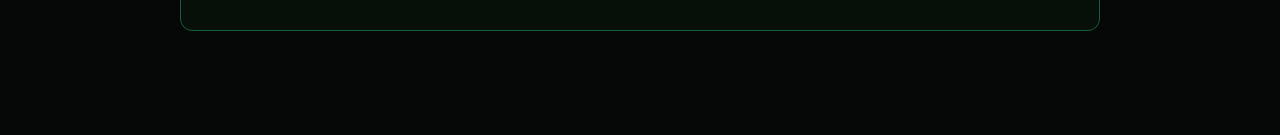
<file: docs/agents/news.html>
<!DOCTYPE html><html lang="tr"><head><meta charset="UTF-8"><meta name="viewport" content="width=device-width,initial-scale=1"><title>Haberler — Piyasa İstihbarat Ağı</title><link rel="stylesheet" href="../style.css"></head><body><div class="topbar"><a class="back" href="../index.html">← Ana Ağa Dön</a><span class="updated" id="updated">Yükleniyor…</span></div><div class="page-header"><h1>📰 HABERLER</h1><p>Fed · Kripto · Piyasalar · Son 72 Saat · Başlık + Tarih + Kaynak + Link</p></div><div class="container" id="content"></div><script src="../help.js"></script><script>function dt(x){return x?new Date(x).toLocaleString('tr-TR'):'Tarih yok'}function src(){return `<div class="card source-card"><h2>Veri Kaynakları</h2><div class="source-list"><div class="source-item"><div class="source-label">Haber akışı</div><div class="source-value">Google News RSS araması: Fed, Bitcoin ETF ve stock market today sorguları.</div></div><div class="source-item"><div class="source-label">Zaman filtresi</div><div class="source-value">RSS pubDate alanı okunur; yalnızca son 72 saatte yayınlanan başlıklar tutulur.</div></div><div class="source-item"><div class="source-label">Gösterilen içerik</div><div class="source-value">Başlık, yayıncı, tarih ve bağlantı. Tam makale metni çekilmez.</div></div></div></div>`}async function load(){try{let d=await(await fetch('../data/news.json?t='+Date.now())).json();updated.textContent='Güncelleme: '+new Date(d.generated_at).toLocaleString('tr-TR');content.innerHTML=(d.topics||[]).map(t=>`<div class="card"><h2>${t.label} ${tip('Bu başlık altında ilgili arama sorgusundan bulunan ve zaman filtresini geçen haberler listelenir.')}</h2>${t.error?`<div class="error-box">⚠️ ${t.error}</div>`:t.items.length?t.items.map(x=>`<div class="headline"><a href="${x.link}" target="_blank" rel="noopener">${x.title}</a><div class="source">${x.source||'Kaynak belirtilmedi'} ${tip('Haberi yayımlayan yayıncı veya medya kuruluşu.')} · ${dt(x.published_at)} ${tip('RSS kaynağındaki yayın tarihi. Panel yalnızca son 72 saatlik başlıkları tutar.')}</div></div>`).join(''):`<div class="empty">Son ${d.recency_hours||72} saatte uygun başlık bulunamadı.</div>`}</div>`).join('')+`<div class="note">Yalnızca son ${d.recency_hours||72} saatte yayınlanan başlıklar gösterilir. Tam makale metni çekilmez. ${tip('Bu panel içerik kopyalamaz; hızlı tarama için başlık, kaynak, yayın zamanı ve bağlantıyı gösterir.')}</div>`+src()}catch(e){content.innerHTML=`<div class="error-box">⚠️ ${e.message}</div>`+src()}}load()</script></body></html>
</file>
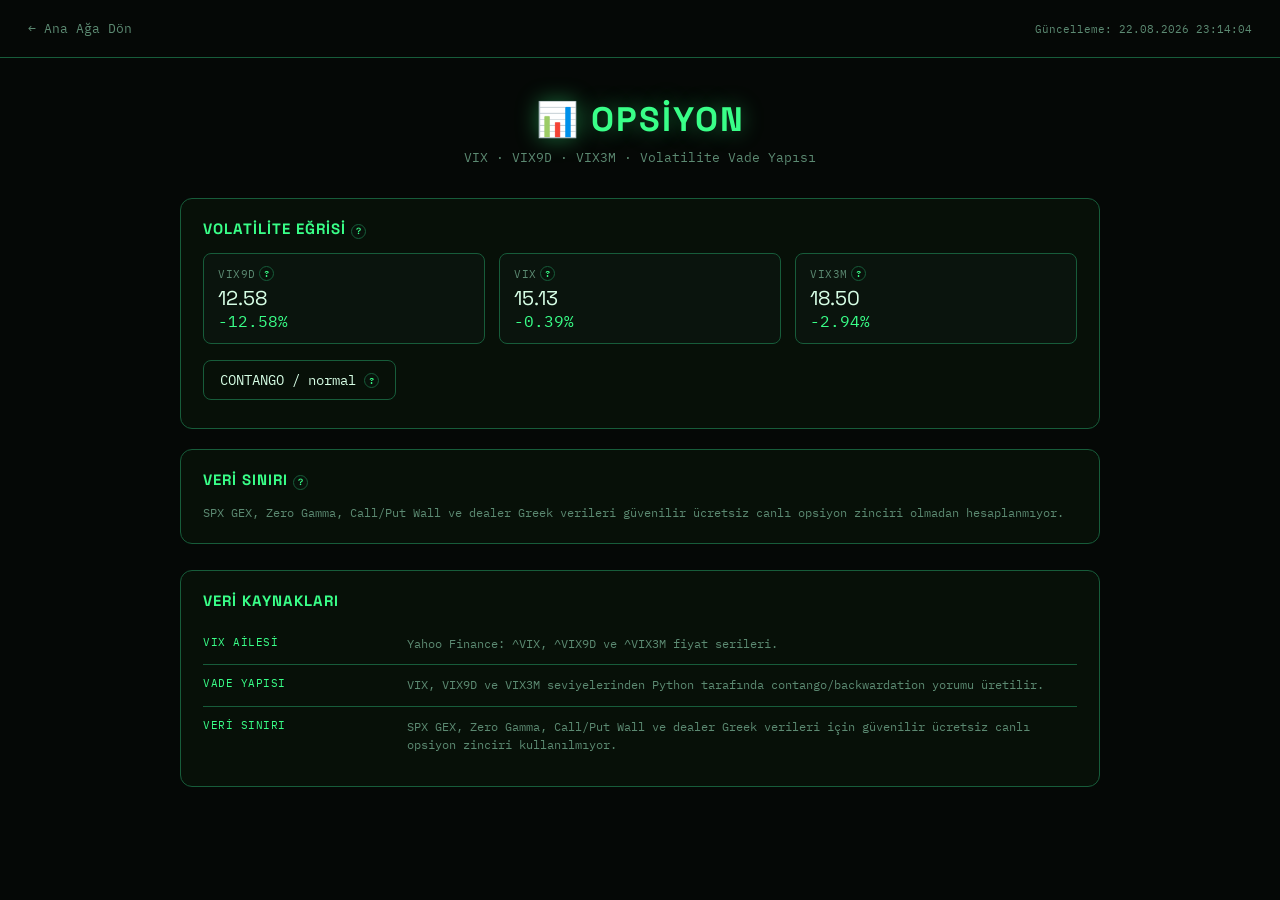
<file: docs/agents/options.html>
<!DOCTYPE html><html lang="tr"><head><meta charset="UTF-8"><meta name="viewport" content="width=device-width,initial-scale=1"><title>Opsiyon — Piyasa İstihbarat Ağı</title><link rel="stylesheet" href="../style.css"></head><body><div class="topbar"><a class="back" href="../index.html">← Ana Ağa Dön</a><span class="updated" id="updated">Yükleniyor…</span></div><div class="page-header"><h1>📊 OPSİYON</h1><p>VIX · VIX9D · VIX3M · Volatilite Vade Yapısı</p></div><div class="container" id="content"></div><script src="../help.js"></script><script>const H={vix9d:'Piyasanın yaklaşık önümüzdeki 9 günlük beklenen oynaklığını ölçer. Kısa vadeli korku ve olay riskine daha hassastır.',vix:'S&P 500 opsiyonlarından türetilen yaklaşık 30 günlük beklenen volatilite endeksi. Piyasa korku göstergesi olarak izlenir.',vix3m:'Yaklaşık 3 aylık beklenen volatiliteyi ölçer. Kısa vadeli VIX ile karşılaştırılarak vade yapısı okunur.'};function b(k,l,d){let o=d[k];return `<div class="stat-box"><div class="label">${l} ${tip(H[k])}</div><div class="value">${o?o.price.toFixed(2):'—'}</div><div class="${o&&o.change_pct>=0?'negative':'positive'}">${o&&o.change_pct!=null?(o.change_pct>=0?'+':'')+o.change_pct.toFixed(2)+'%':''}</div></div>`}function src(){return `<div class="card source-card"><h2>Veri Kaynakları</h2><div class="source-list"><div class="source-item"><div class="source-label">VIX ailesi</div><div class="source-value">Yahoo Finance: ^VIX, ^VIX9D ve ^VIX3M fiyat serileri.</div></div><div class="source-item"><div class="source-label">Vade yapısı</div><div class="source-value">VIX, VIX9D ve VIX3M seviyelerinden Python tarafında contango/backwardation yorumu üretilir.</div></div><div class="source-item"><div class="source-label">Veri sınırı</div><div class="source-value">SPX GEX, Zero Gamma, Call/Put Wall ve dealer Greek verileri için güvenilir ücretsiz canlı opsiyon zinciri kullanılmıyor.</div></div></div></div>`}async function load(){try{let d=await(await fetch('../data/options.json?t='+Date.now())).json();updated.textContent='Güncelleme: '+new Date(d.generated_at).toLocaleString('tr-TR');content.innerHTML=`<div class="card"><h2>Volatilite Eğrisi ${tip('Farklı vadelerdeki beklenen volatilite seviyelerini karşılaştırır. Normal piyasada uzun vade genellikle kısa vadeden daha yüksektir.')}</h2><div class="stat-grid">${b('vix9d','VIX9D',d)}${b('vix','VIX',d)}${b('vix3m','VIX3M',d)}</div><div class="badge" style="margin-top:16px">${d.term_structure||'Vade yapısı hesaplanamadı'} ${tip('Contango: uzun vadeli volatilite kısa vadeden yüksek; normal yapı. Backwardation: kısa vadeli volatilite daha yüksek; stres işareti olabilir.')}</div></div><div class="card"><h2>Veri Sınırı ${tip('Bu bölüm hangi opsiyon verilerinin ücretsiz ve güvenilir biçimde alınamadığını açıkça gösterir.')}</h2><div class="note">SPX GEX, Zero Gamma, Call/Put Wall ve dealer Greek verileri güvenilir ücretsiz canlı opsiyon zinciri olmadan hesaplanmıyor.</div></div>`+src()}catch(e){content.innerHTML=`<div class="error-box">⚠️ ${e.message}</div>`+src()}}load()</script></body></html>
</file>
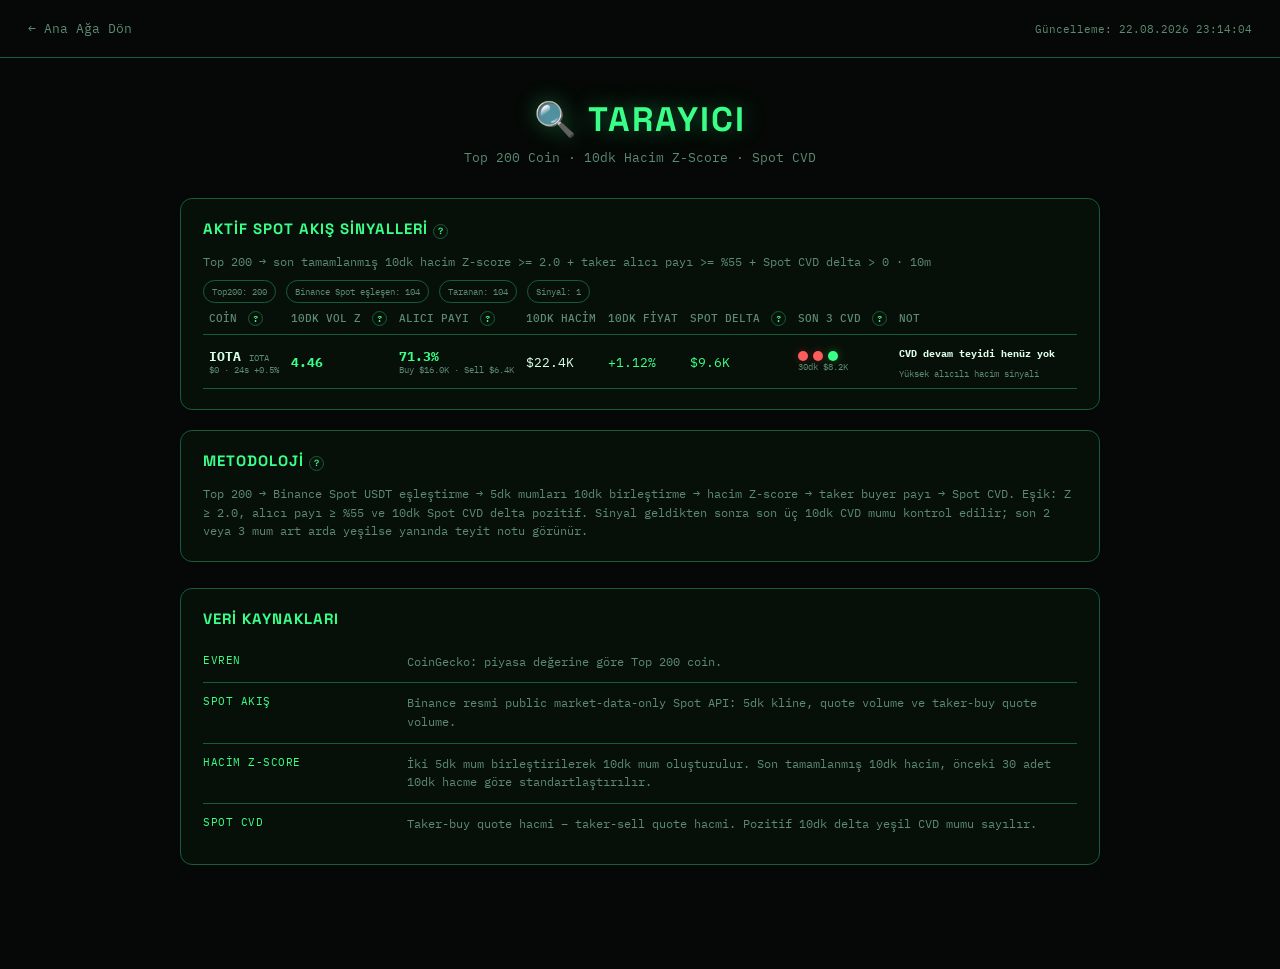
<file: docs/agents/screener.html>
<!DOCTYPE html><html lang="tr"><head><meta charset="UTF-8"><meta name="viewport" content="width=device-width,initial-scale=1"><title>Tarayıcı — Piyasa İstihbarat Ağı</title><link rel="stylesheet" href="../style.css"><style>.reading{min-width:240px;white-space:normal;line-height:1.45}.mini{font-size:9px;color:var(--muted)}.pill{display:inline-block;padding:3px 7px;border:1px solid var(--green-dim);border-radius:999px;font-size:9px}.cvd-dots{display:flex;gap:5px;align-items:center}.dot{width:10px;height:10px;border-radius:50%;display:inline-block}.dot.g{background:#39ff88;box-shadow:0 0 8px rgba(57,255,136,.35)}.dot.r{background:#ff5c5c;box-shadow:0 0 8px rgba(255,92,92,.25)}.signal-note{font-size:10px;font-weight:700;color:#dfffea}.statline{display:flex;gap:10px;flex-wrap:wrap;margin-top:8px}.statpill{border:1px solid var(--green-dim);border-radius:999px;padding:5px 8px;font-size:9px;color:var(--muted)}</style></head><body><div class="topbar"><a class="back" href="../index.html">← Ana Ağa Dön</a><span class="updated" id="updated">Yükleniyor…</span></div><div class="page-header"><h1>🔍 TARAYICI</h1><p>Top 200 Coin · 10dk Hacim Z-Score · Spot CVD</p></div><div class="container" id="content"></div><script src="../help.js"></script><script>
function money(v){if(v==null)return'—';v=Number(v);if(Math.abs(v)>=1e9)return(v<0?'−':'')+'$'+(Math.abs(v)/1e9).toFixed(2)+'B';if(Math.abs(v)>=1e6)return(v<0?'−':'')+'$'+(Math.abs(v)/1e6).toFixed(1)+'M';if(Math.abs(v)>=1e3)return(v<0?'−':'')+'$'+(Math.abs(v)/1e3).toFixed(1)+'K';return(v<0?'−':'')+'$'+Math.abs(v).toFixed(0)}
function pct(v,d=1){return v==null?'—':`${Number(v)>=0?'+':''}${Number(v).toFixed(d)}%`}
function dots(a){return `<div class="cvd-dots">${(a||[]).map(x=>`<span class="dot ${x.green?'g':'r'}" title="${money(x.delta_usd)}"></span>`).join('')}</div>`}
function src(d){return `<div class="card source-card"><h2>Veri Kaynakları</h2><div class="source-list"><div class="source-item"><div class="source-label">Evren</div><div class="source-value">CoinGecko: piyasa değerine göre Top 200 coin.</div></div><div class="source-item"><div class="source-label">Spot akış</div><div class="source-value">Binance resmi public market-data-only Spot API: 5dk kline, quote volume ve taker-buy quote volume.</div></div><div class="source-item"><div class="source-label">Hacim Z-score</div><div class="source-value">İki 5dk mum birleştirilerek 10dk mum oluşturulur. Son tamamlanmış 10dk hacim, önceki 30 adet 10dk hacme göre standartlaştırılır.</div></div><div class="source-item"><div class="source-label">Spot CVD</div><div class="source-value">Taker-buy quote hacmi − taker-sell quote hacmi. Pozitif 10dk delta yeşil CVD mumu sayılır.</div></div></div></div>`}
async function load(){try{let d=await(await fetch('../data/screener.json?t='+Date.now())).json();updated.textContent='Güncelleme: '+new Date(d.generated_at).toLocaleString('tr-TR');let rows=d.movers||[],m=d.scan_meta||{};let status=d.error?`<div class="error-box">⚠️ Tarama tamamlanamadı: ${d.error}</div>`:rows.length?`<div class="table-wrap"><table class="data-table"><tr><th>Coin ${tip('CoinGecko Top 200 evreninden sinyal koşullarını geçen coin.')}</th><th>10dk Vol Z ${tip('Son tamamlanmış 10dk quote hacminin önceki 30 adet 10dk hacme göre Z-score değeri. 2 üzeri sıra dışı hacimdir.')}</th><th>Alıcı Payı ${tip('10dk mumdaki taker-buy quote hacminin toplam quote hacme oranı.')}</th><th>10dk Hacim</th><th>10dk Fiyat</th><th>Spot Delta ${tip('10dk taker-buy quote hacmi eksi taker-sell quote hacmi.')}</th><th>Son 3 CVD ${tip('Son üç tamamlanmış 10dk CVD mumu. Yeşil = pozitif spot delta, kırmızı = negatif.')}</th><th>Not</th></tr>${rows.map(x=>`<tr><td><b>${x.symbol}</b> <span class="mini">${x.name||''}</span><div class="mini">${money(x.price)} · 24s ${pct(x.change_24h)}</div></td><td class="positive"><b>${Number(x.volume_zscore_10m).toFixed(2)}</b></td><td class="positive"><b>${Number(x.buyer_share_pct).toFixed(1)}%</b><div class="mini">Buy ${money(x.taker_buy_10m_usd)} · Sell ${money(x.taker_sell_10m_usd)}</div></td><td>${money(x.volume_10m_usd)}</td><td class="${x.price_change_10m_pct>=0?'positive':'negative'}">${pct(x.price_change_10m_pct,2)}</td><td class="${x.spot_delta_10m_usd>=0?'positive':'negative'}">${money(x.spot_delta_10m_usd)}</td><td>${dots(x.cvd_last3)}<div class="mini">30dk ${money(x.cvd_30m_delta_usd)}</div></td><td class="reading"><span class="signal-note">${x.cvd_note||'—'}</span><div class="mini" style="margin-top:5px">Yüksek alıcılı hacim sinyali</div></td></tr>`).join('')}</table></div>`:`<div class="empty">Tarama tamamlandı; şu an Z-score + alıcı baskısı kriterlerini aynı anda geçen coin yok.</div>`;content.innerHTML=`<div class="card"><h2>Aktif Spot Akış Sinyalleri ${tip('Sinyal koşulu: yüksek 10dk hacim Z-score, taker alıcı üstünlüğü ve pozitif Spot CVD delta. Otomatik alım önerisi değildir.')}</h2><div class="note">${d.rule} · ${d.window}</div><div class="statline"><span class="statpill">Top200: ${m.top200_received??'—'}</span><span class="statpill">Binance Spot eşleşen: ${m.binance_spot_matched??'—'}</span><span class="statpill">Taranan: ${m.scanned??'—'}</span><span class="statpill">Sinyal: ${m.signal_count_before_cap??rows.length}</span></div>${status}</div><div class="card"><h2>Metodoloji ${tip('Amaç, sıradan fiyat yükselişi yerine anormal spot hacim ve gerçek taker alıcı baskısını birlikte yakalamaktır.')}</h2><div class="note">Top 200 → Binance Spot USDT eşleştirme → 5dk mumları 10dk birleştirme → hacim Z-score → taker buyer payı → Spot CVD. Eşik: Z ≥ 2.0, alıcı payı ≥ %55 ve 10dk Spot CVD delta pozitif. Sinyal geldikten sonra son üç 10dk CVD mumu kontrol edilir; son 2 veya 3 mum art arda yeşilse yanında teyit notu görünür.</div></div>`+src(d)}catch(e){content.innerHTML=`<div class="error-box">⚠️ ${e.message}</div>`+src(null)}}load()</script></body></html>
</file>
<file: docs/style.css>
@import url('https://fonts.googleapis.com/css2?family=IBM+Plex+Mono:wght@400;500;600&family=Space+Grotesk:wght@500;700&display=swap');
:root{--bg:#050806;--green:#39ff88;--green-dim:#175c3a;--red:#ff5c5c;--amber:#ffcf5c;--text:#d7ffe6;--muted:#5c8a72;--card-bg:#071008}*{box-sizing:border-box;margin:0;padding:0}body{background:var(--bg);color:var(--text);font-family:'IBM Plex Mono',monospace;min-height:100vh;padding-bottom:60px}a{color:var(--green)}.topbar{display:flex;align-items:center;justify-content:space-between;padding:20px 28px;border-bottom:1px solid var(--green-dim);flex-wrap:wrap;gap:12px}.topbar a.back{text-decoration:none;color:var(--muted);font-size:13px}.topbar a.back:hover{color:var(--green)}.topbar .updated{font-size:11px;color:var(--muted)}.page-header{text-align:center;padding:40px 20px 8px}.page-header h1{font-family:'Space Grotesk',sans-serif;font-size:clamp(22px,4vw,34px);letter-spacing:2px;color:var(--green);text-shadow:0 0 22px rgba(57,255,136,.4)}.page-header p{color:var(--muted);margin-top:8px;font-size:13px}.container{max-width:960px;margin:0 auto;padding:24px 20px}.card{background:var(--card-bg);border:1px solid var(--green-dim);border-radius:12px;padding:20px 22px;margin-bottom:20px}.card h2{font-family:'Space Grotesk',sans-serif;font-size:15px;letter-spacing:1px;color:var(--green);margin-bottom:14px;text-transform:uppercase}.card .sub{color:var(--muted);font-size:12px;margin-top:-8px;margin-bottom:14px}.big-score{text-align:center;padding:12px 0}.big-score .num{font-family:'Space Grotesk',sans-serif;font-size:56px;font-weight:700;color:var(--green);text-shadow:0 0 30px rgba(57,255,136,.4)}.big-score .label{font-size:14px;color:var(--muted);margin-top:6px}.gauge-row{margin-bottom:14px}.gauge-row .meta{display:flex;justify-content:space-between;font-size:12.5px;margin-bottom:5px;gap:12px}.gauge-row .meta .val{color:var(--muted);text-align:right}.gauge-track{height:8px;border-radius:4px;background:#0d1a12;overflow:hidden}.gauge-fill{height:100%;border-radius:4px}.badge{display:inline-flex;align-items:center;gap:8px;padding:10px 16px;border-radius:8px;border:1px solid var(--green-dim);font-size:14px;margin-bottom:8px}.desc,.note{font-size:12px;color:var(--muted);margin-top:8px;line-height:1.55}.stat-grid{display:grid;grid-template-columns:repeat(auto-fit,minmax(140px,1fr));gap:14px}.stat-box{background:#0a140d;border:1px solid var(--green-dim);border-radius:8px;padding:12px 14px}.stat-box .label{font-size:10.5px;color:var(--muted);text-transform:uppercase;letter-spacing:.5px;display:flex;align-items:center;gap:3px;flex-wrap:wrap}.stat-box .value{font-family:'Space Grotesk',sans-serif;font-size:20px;margin-top:4px}.table-wrap{overflow-x:auto}table.warnings,table.data-table{width:100%;border-collapse:collapse;font-size:12.5px}table.warnings th,table.warnings td,table.data-table th,table.data-table td{text-align:left;padding:8px 6px;border-bottom:1px solid var(--green-dim);white-space:nowrap}table.warnings th,table.data-table th{color:var(--muted);font-weight:500;text-transform:uppercase;font-size:10.5px}.positive{color:var(--green)}.negative{color:var(--red)}.neutral{color:var(--amber)}.headline{padding:12px 0;border-bottom:1px solid var(--green-dim)}.headline a{text-decoration:none;color:var(--text);line-height:1.45}.headline a:hover{color:var(--green)}.headline .source{color:var(--muted);font-size:10.5px;margin-top:5px}.empty,.loading{color:var(--muted);font-size:13px;padding:20px 0;text-align:center}.error-box{color:var(--red);font-size:13px;padding:12px 0}.source-card{margin-top:26px}.source-list{display:grid;gap:0}.source-item{display:grid;grid-template-columns:minmax(135px,190px) 1fr;gap:14px;align-items:start;padding:11px 0;border-bottom:1px solid var(--green-dim)}.source-item:last-child{border-bottom:0}.source-label{color:var(--green);font-size:10.5px;text-transform:uppercase;letter-spacing:.5px}.source-value{color:var(--muted);font-size:12px;line-height:1.55}.source-status{display:inline-block;margin-left:6px;padding:2px 7px;border:1px solid var(--green-dim);border-radius:999px;font-size:9.5px;color:var(--muted)}.help-tip{display:inline-flex;align-items:center;justify-content:center;width:15px;height:15px;flex:0 0 15px;border:1px solid var(--green-dim);border-radius:50%;color:var(--green);background:#08120b;font-size:9px;font-weight:600;line-height:1;cursor:help;position:relative;text-transform:none;letter-spacing:0;outline:none}.help-tip::after{content:attr(data-tip);position:absolute;left:50%;bottom:calc(100% + 9px);transform:translateX(-50%) translateY(4px);min-width:190px;max-width:280px;width:max-content;padding:9px 11px;background:#071008;border:1px solid var(--green-dim);border-radius:8px;color:var(--text);font-size:10.5px;font-weight:400;line-height:1.45;text-transform:none;letter-spacing:0;white-space:normal;opacity:0;visibility:hidden;pointer-events:none;z-index:100;box-shadow:0 8px 26px rgba(0,0,0,.45);transition:.15s ease}.help-tip:hover::after,.help-tip:focus::after{opacity:1;visibility:visible;transform:translateX(-50%) translateY(0)}th .help-tip{margin-left:4px;vertical-align:middle}@media(max-width:640px){.source-item{grid-template-columns:1fr;gap:4px}.gauge-row .meta{flex-direction:column}.gauge-row .meta .val{text-align:left}.help-tip::after{left:0;transform:translateX(0) translateY(4px);max-width:230px}.help-tip:hover::after,.help-tip:focus::after{transform:translateX(0) translateY(0)}}
</file>
